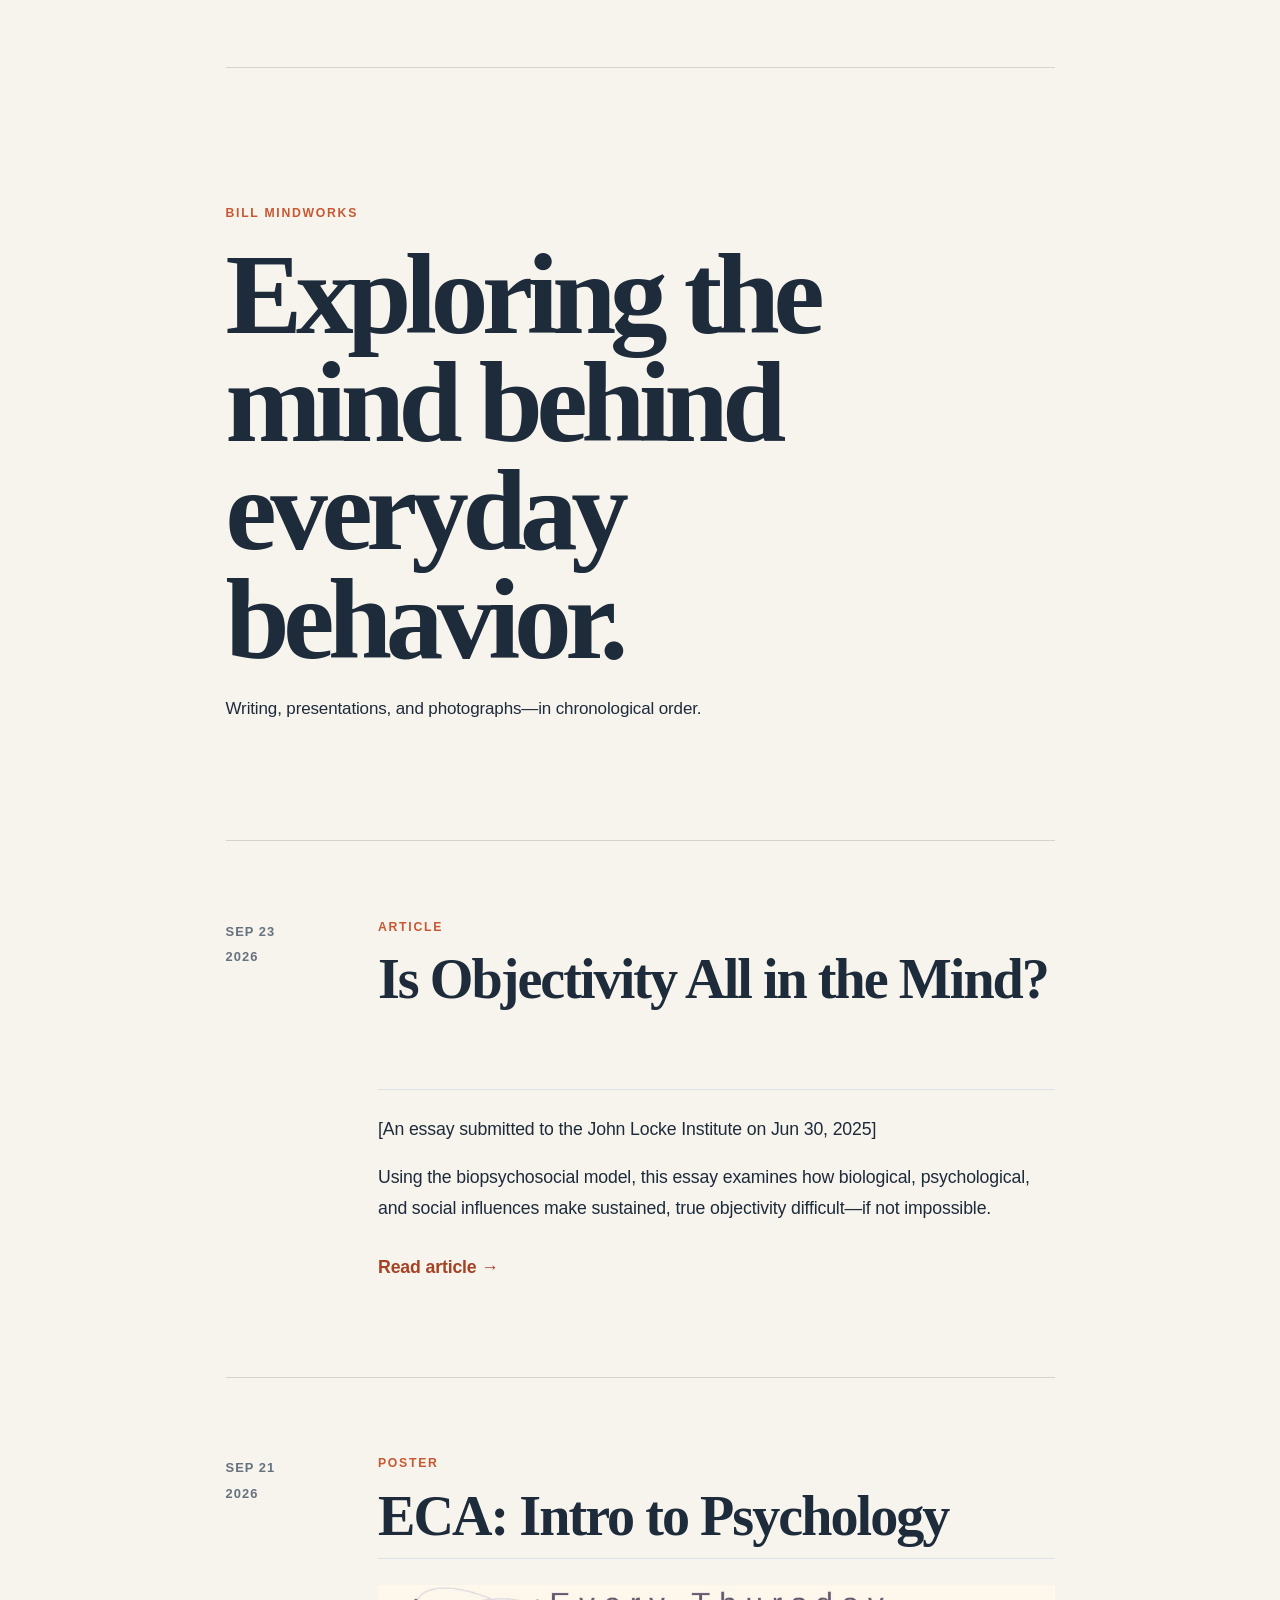
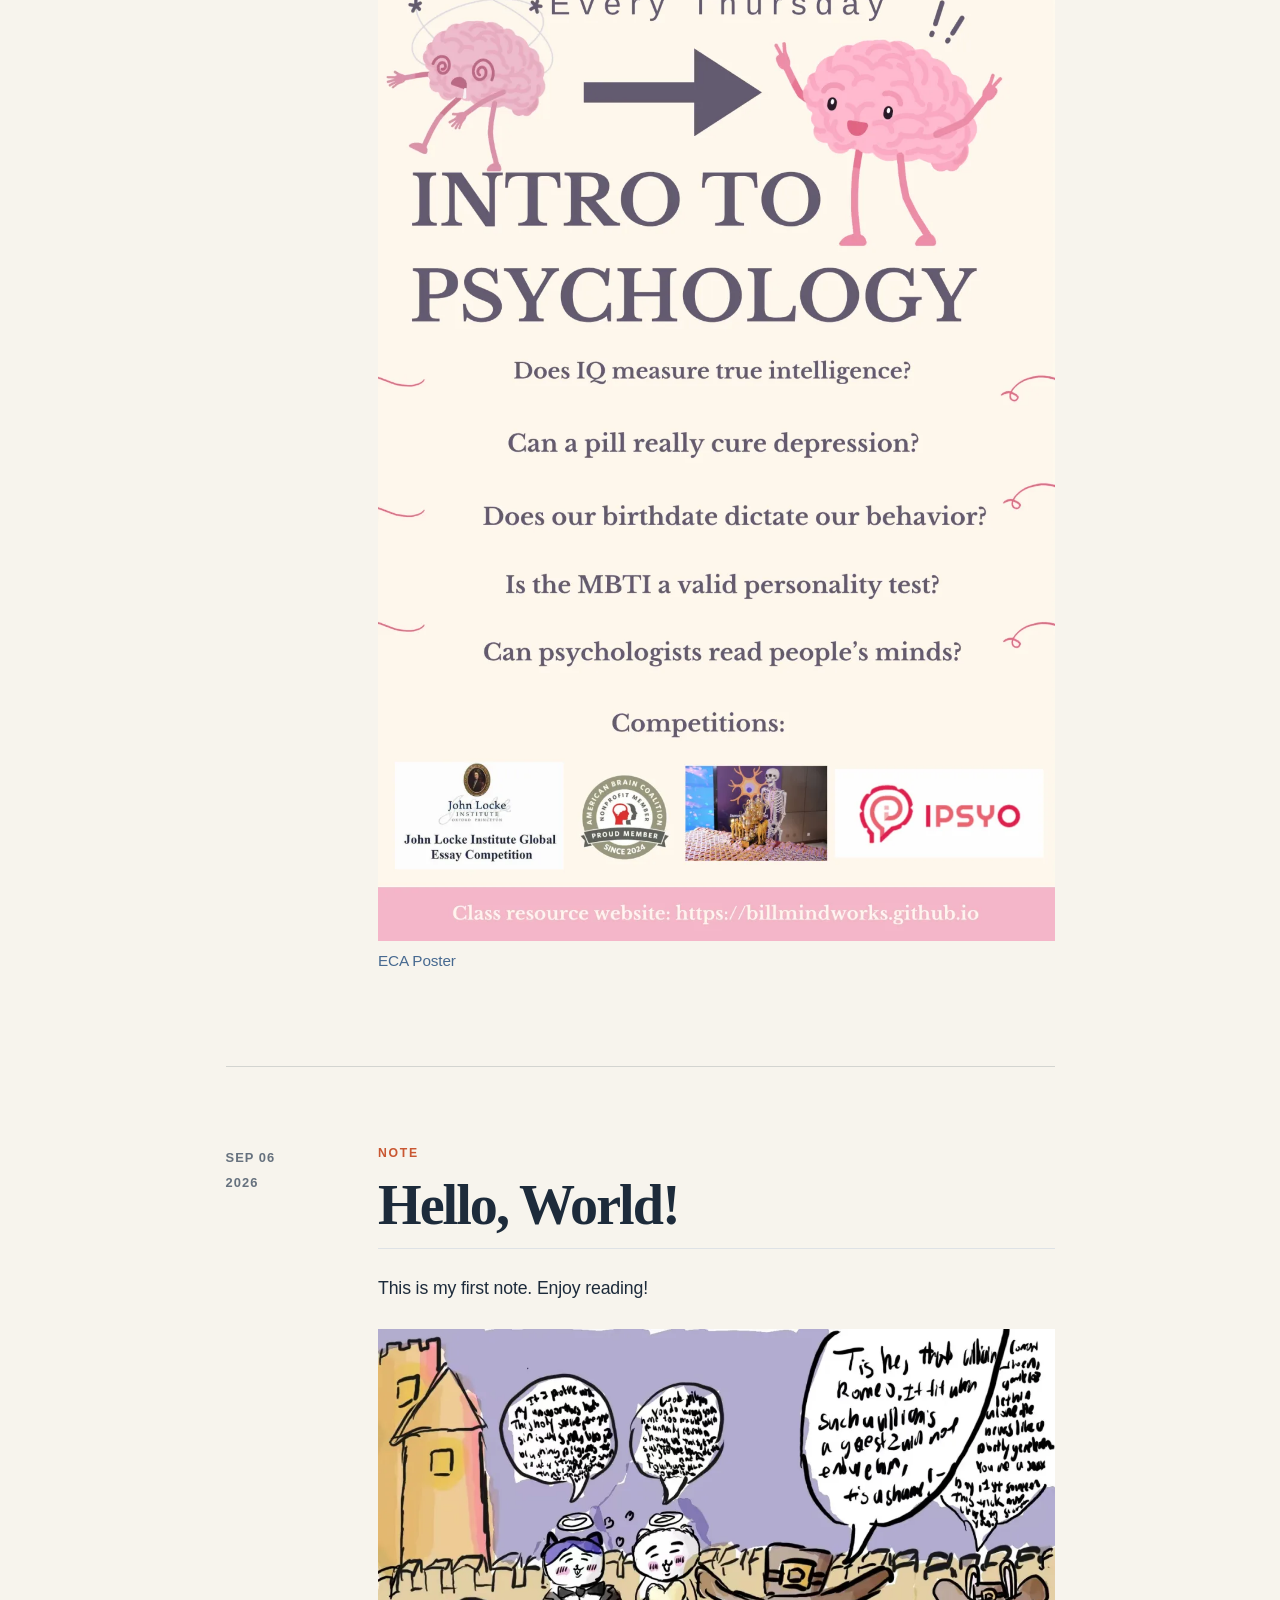
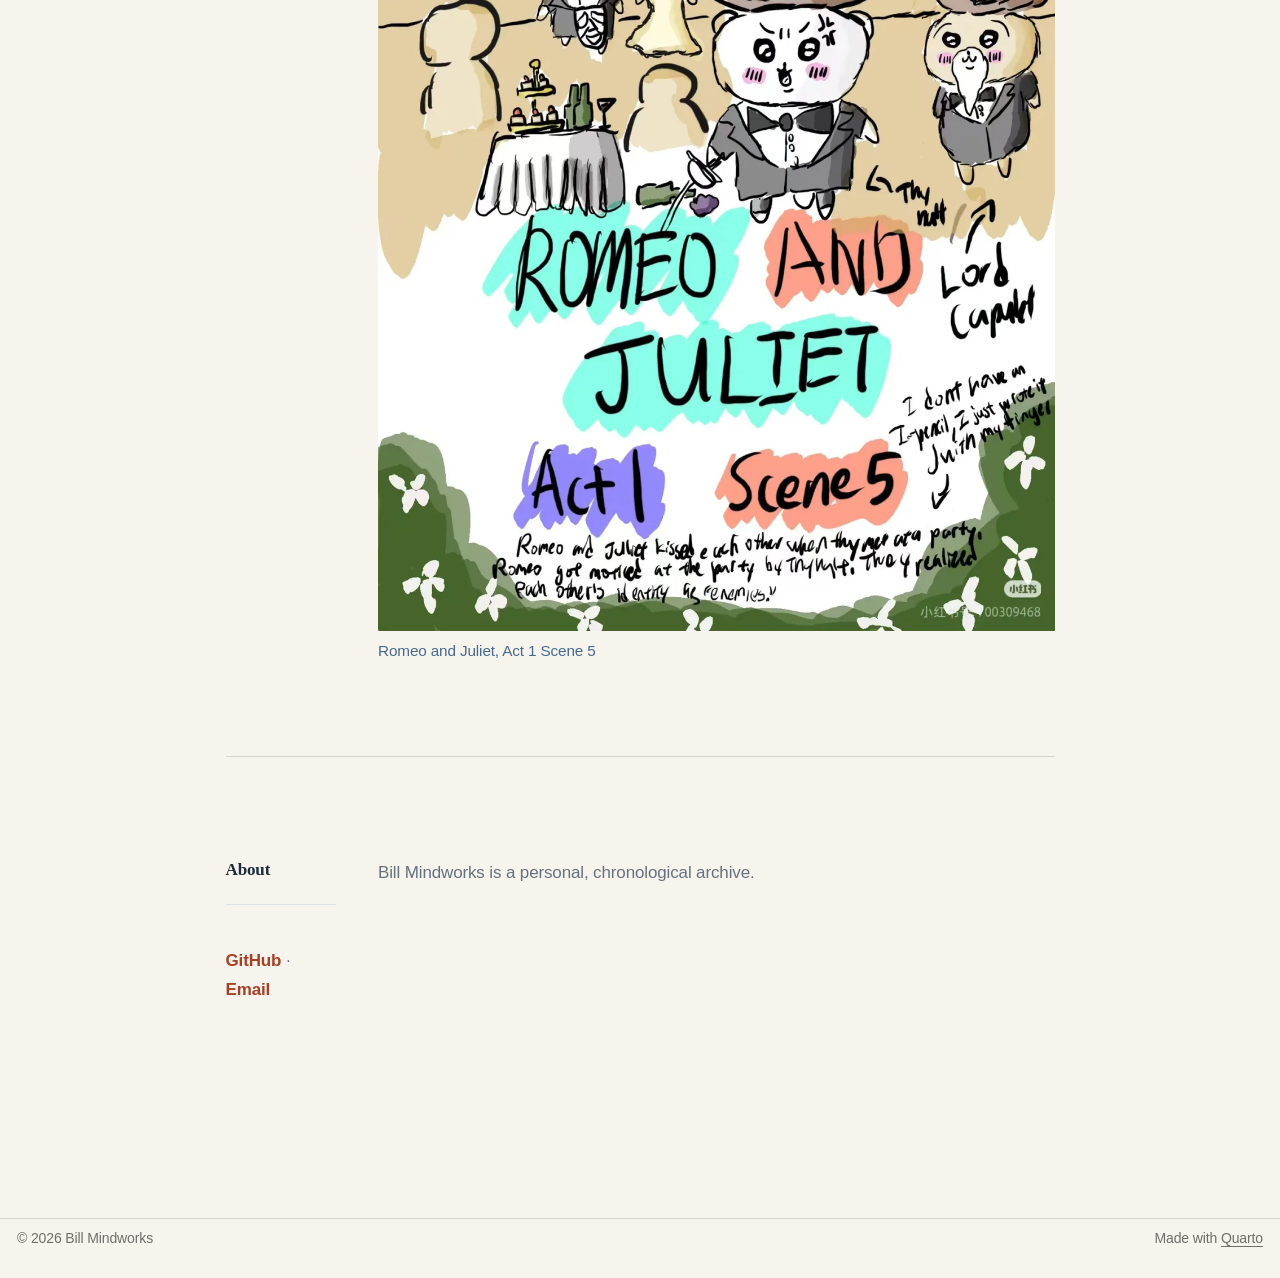
<file: index.html>
<!DOCTYPE html>
<html xmlns="http://www.w3.org/1999/xhtml" lang="en" xml:lang="en"><head>

<meta charset="utf-8">
<meta name="generator" content="quarto-1.10.18">

<meta name="viewport" content="width=device-width, initial-scale=1.0, user-scalable=yes">


<title>Bill Mindworks</title>
<style>
/* Default styles provided by pandoc.
** See https://pandoc.org/MANUAL.html#variables-for-html for config info.
*/
span.smallcaps{font-variant: small-caps;}
div.columns{display: flex; gap: 1.5em;}
div.column{flex: auto;}
@media screen {
div.columns{gap: min(4vw, 1.5em);}
div.column{overflow-x: auto;}
}
div.hanging-indent{margin-left: 1.5em; text-indent: -1.5em;}
ul.task-list{list-style: none;}
ul.task-list li input[type="checkbox"] {
  width: 0.8em;
  margin: 0 0.8em 0.2em -1em; /* quarto-specific, see https://github.com/quarto-dev/quarto-cli/issues/4556 */ 
  vertical-align: middle;
}
</style>


<script src="site_libs/quarto-nav/quarto-nav.js"></script>
<script src="site_libs/clipboard/clipboard.min.js"></script>
<script src="site_libs/quarto-search/autocomplete.umd.js"></script>
<script src="site_libs/quarto-search/fuse.min.js"></script>
<script src="site_libs/quarto-search/quarto-search.js"></script>
<meta name="quarto:offset" content="./">
<link href="./assets/favicon.svg" rel="icon" type="image/svg+xml">
<script src="site_libs/quarto-html/quarto.js" type="module"></script>
<script src="site_libs/quarto-html/tabsets/tabsets.js" type="module"></script>
<script src="site_libs/quarto-html/popper.min.js"></script>
<script src="site_libs/quarto-html/tippy.umd.min.js"></script>
<script src="site_libs/quarto-html/anchor.min.js"></script>
<link href="site_libs/quarto-html/tippy.css" rel="stylesheet">
<link href="site_libs/quarto-html/quarto-syntax-highlighting-64a204ab8560d761af7679ceaba22944.css" rel="stylesheet" id="quarto-text-highlighting-styles">
<script src="site_libs/bootstrap/bootstrap.min.js"></script>
<link href="site_libs/bootstrap/bootstrap-icons.css" rel="stylesheet">
<link href="site_libs/bootstrap/bootstrap-663fffef254154b0ab441e55b4b206c4.min.css" rel="stylesheet" append-hash="true" id="quarto-bootstrap" data-mode="light">
<script src="site_libs/quarto-contrib/glightbox/glightbox.min.js"></script>
<link href="site_libs/quarto-contrib/glightbox/glightbox.min.css" rel="stylesheet">
<link href="site_libs/quarto-contrib/glightbox/lightbox.css" rel="stylesheet">
<script id="quarto-search-options" type="application/json">{
  "location": "sidebar",
  "copy-button": false,
  "collapse-after": 3,
  "panel-placement": "start",
  "type": "textbox",
  "limit": 50,
  "keyboard-shortcut": [
    "f",
    "/",
    "s"
  ],
  "show-item-context": false,
  "language": {
    "search-no-results-text": "No results",
    "search-matching-documents-text": "matching documents",
    "search-copy-link-title": "Copy link to search",
    "search-hide-matches-text": "Hide additional matches",
    "search-more-match-text": "more match in this document",
    "search-more-matches-text": "more matches in this document",
    "search-clear-button-title": "Clear",
    "search-text-placeholder": "",
    "search-detached-cancel-button-title": "Cancel",
    "search-submit-button-title": "Submit",
    "search-label": "Search"
  }
}</script>
<style>html{ scroll-behavior: smooth; }</style>


<link rel="stylesheet" href="assets/styles.css">
<meta property="og:title" content="Bill Mindworks">
<meta property="og:description" content="A chronological record of writing, presentations, and photographs">
<meta property="og:image" content="https://billmindworks.github.io/photos/intro-to-psychology-preview.webp">
<meta property="og:site_name" content="Bill Mindworks">
<meta name="twitter:title" content="Bill Mindworks">
<meta name="twitter:description" content="A chronological record of writing, presentations, and photographs">
<meta name="twitter:image" content="https://billmindworks.github.io/photos/intro-to-psychology-preview.webp">
<meta name="twitter:card" content="summary_large_image">
</head>

<body class="quarto-light">

<div id="quarto-search-results"></div>
<!-- content -->
<div id="quarto-content" class="quarto-container page-columns page-rows-contents page-layout-full">
<!-- sidebar -->
<!-- margin-sidebar -->
    
<!-- main -->
<main class="content column-page" id="quarto-document-content"><header id="title-block-header" class="quarto-title-block"></header>




<div class="masthead">
<p class="site-name">
Bill Mindworks
</p>
<section id="exploring-the-mind-behind-everyday-behavior." class="level1">
<h1>Exploring the mind behind everyday behavior.</h1>
<p>Writing, presentations, and photographs—in chronological order.</p>
</section>
</div>
<div class="feed" aria-label="Chronological entries">
<div class="entry">
<div class="entry-date">
<p><time datetime="2026-09-23">Sep 23<br>2026</time></p>
</div>
<div class="entry-body">
<p class="entry-type">
Article
</p>
<section id="is-objectivity-all-in-the-mind" class="level2">
<h2 class="anchored" data-anchor-id="is-objectivity-all-in-the-mind">Is Objectivity All in the Mind?</h2>
<p>[An essay submitted to the John Locke Institute on Jun 30, 2025]</p>
<p>Using the biopsychosocial model, this essay examines how biological, psychological, and social influences make sustained, true objectivity difficult—if not impossible.</p>
<p><a href="./articles/is-objectivity-all-in-the-mind.html" class="article-link">Read article →</a></p>
</section>
</div>
</div>
<div class="entry">
<div class="entry-date">
<p><time datetime="2026-09-21">Sep 21<br>2026</time></p>
</div>
<div class="entry-body">
<p class="entry-type">
Poster
</p>
<section id="eca-intro-to-psychology" class="level2">
<h2 class="anchored" data-anchor-id="eca-intro-to-psychology">ECA: Intro to Psychology</h2>
<div class="quarto-figure quarto-figure-center">
<figure class="figure">
<p><img src="photos/intro-to-psychology-preview.webp" class="img-fluid figure-img" loading="lazy" decoding="async" width="1131"></p>
<figcaption>ECA Poster</figcaption>
</figure>
</div>
</section>
</div>
</div>
<div class="entry">
<div class="entry-date">
<p><time datetime="2026-09-06">Sep 06<br>2026</time></p>
</div>
<div class="entry-body">
<p class="entry-type">
Note
</p>
<section id="hello-world" class="level2">
<h2 class="anchored" data-anchor-id="hello-world">Hello, World!</h2>
<p>This is my first note. Enjoy reading!</p>
<div class="quarto-figure quarto-figure-center">
<figure class="figure">
<p><img src="photos/romeo-and-juliet-preview.webp" class="img-fluid figure-img" loading="lazy" decoding="async" width="1200"></p>
<figcaption>Romeo and Juliet, Act 1 Scene 5</figcaption>
</figure>
</div>
</section>
</div>
</div>
<!-- Add every new entry directly below the opening `.feed` line above.

NOTE
::: {.entry}
::: {.entry-date}
<time datetime="2026-09-05">05 Sep<br>2026</time>
:::
::: {.entry-body}
<p class="entry-type">Note</p>
## Hello, World!
This is my first note. Enjoy reading!
:::
:::

ARTICLE
::: {.entry}
::: {.entry-date}
<time datetime="2026-09-06">Sep 06<br>2026</time>
:::
::: {.entry-body}
<p class="entry-type">Article</p>
## Article title
A short introduction to the article. Keep the full text on its own page.

[Read article →](articles/article-slug.qmd){.article-link}
:::
:::

PRESENTATION
::: {.entry}
::: {.entry-date}
<time datetime="2026-09-06">Sep 06<br>2026</time>
:::
::: {.entry-body}
<p class="entry-type">Presentation</p>
## Presentation title
A short description.
[View PDF](presentations/example.pdf){.button}
[Download PowerPoint](presentations/example.pptx){.text-link download=""}
:::
:::

PHOTO
::: {.entry}
::: {.entry-date}
<time datetime="2026-09-06">Sep 06<br>2026</time>
:::
::: {.entry-body}
<p class="entry-type">Photograph</p>
## Photograph title
![A useful caption](photos/example.jpg){group="journal"}
:::
:::
-->
</div>
<section id="about" class="level2 colophon">
<h2 class="anchored" data-anchor-id="about">About</h2>
<p>Bill Mindworks is a personal, chronological archive.</p>
<p><a href="https://github.com/billmindworks">GitHub</a> · <a href="mailto:weihan.bill.zhang@gmail.com">Email</a></p>
</section>



<a onclick="window.scrollTo(0, 0); return false;" role="button" id="quarto-back-to-top"><i class="bi bi-arrow-up"></i> Back to top</a></main> <!-- /main -->
<script id="quarto-html-after-body" type="application/javascript">
  window.document.addEventListener("DOMContentLoaded", function (event) {
    const icon = "";
    const anchorJS = new window.AnchorJS();
    anchorJS.options = {
      placement: 'right',
      icon: icon
    };
    anchorJS.add('.anchored');
    const isCodeAnnotation = (el) => {
      for (const clz of el.classList) {
        if (clz.startsWith('code-annotation-')) {                     
          return true;
        }
      }
      return false;
    }
    const onCopySuccess = function(e) {
      // button target
      const button = e.trigger;
      // don't keep focus
      button.blur();
      // flash "checked"
      button.classList.add('code-copy-button-checked');
      var currentTitle = button.getAttribute("title");
      button.setAttribute("title", "Copied!");
      let tooltip;
      if (window.bootstrap) {
        button.setAttribute("data-bs-toggle", "tooltip");
        button.setAttribute("data-bs-placement", "left");
        button.setAttribute("data-bs-title", "Copied!");
        tooltip = new bootstrap.Tooltip(button, 
          { trigger: "manual", 
            customClass: "code-copy-button-tooltip",
            offset: [0, -8]});
        tooltip.show();    
      }
      setTimeout(function() {
        if (tooltip) {
          tooltip.hide();
          button.removeAttribute("data-bs-title");
          button.removeAttribute("data-bs-toggle");
          button.removeAttribute("data-bs-placement");
        }
        button.setAttribute("title", currentTitle);
        button.classList.remove('code-copy-button-checked');
      }, 1000);
      // clear code selection
      e.clearSelection();
    }
    const getTextToCopy = function(trigger) {
      const outerScaffold = trigger.parentElement.cloneNode(true);
      const codeEl = outerScaffold.querySelector('code');
      for (const childEl of codeEl.children) {
        if (isCodeAnnotation(childEl)) {
          childEl.remove();
        }
      }
      return codeEl.innerText;
    }
    const clipboard = new window.ClipboardJS('.code-copy-button:not([data-in-quarto-modal])', {
      text: getTextToCopy
    });
    clipboard.on('success', onCopySuccess);
    if (window.document.getElementById('quarto-embedded-source-code-modal')) {
      const clipboardModal = new window.ClipboardJS('.code-copy-button[data-in-quarto-modal]', {
        text: getTextToCopy,
        container: window.document.getElementById('quarto-embedded-source-code-modal')
      });
      clipboardModal.on('success', onCopySuccess);
    }
      var localhostRegex = new RegExp(/^(?:http|https):\/\/localhost\:?[0-9]*\//);
      var mailtoRegex = new RegExp(/^mailto:/);
        var filterRegex = new RegExp("https:\/\/billmindworks\.github\.io\/");
      var isInternal = (href) => {
          return filterRegex.test(href) || localhostRegex.test(href) || mailtoRegex.test(href);
      }
      // Inspect non-navigation links and adorn them if external
     var links = window.document.querySelectorAll('a[href]:not(.nav-link):not(.navbar-brand):not(.toc-action):not(.sidebar-link):not(.sidebar-item-toggle):not(.pagination-link):not(.no-external):not([aria-hidden]):not(.dropdown-item):not(.quarto-navigation-tool):not(.about-link)');
      for (var i=0; i<links.length; i++) {
        const link = links[i];
        if (!isInternal(link.href)) {
          // undo the damage that might have been done by quarto-nav.js in the case of
          // links that we want to consider external
          if (link.dataset.originalHref !== undefined) {
            link.href = link.dataset.originalHref;
          }
            // target, if specified
            link.setAttribute("target", "_blank");
            if (link.getAttribute("rel") === null) {
              link.setAttribute("rel", "noopener");
            }
        }
      }
    function tippyHover(el, contentFn, onTriggerFn, onUntriggerFn) {
      const config = {
        allowHTML: true,
        maxWidth: 500,
        delay: 100,
        arrow: false,
        appendTo: function(el) {
            return el.parentElement;
        },
        interactive: true,
        interactiveBorder: 10,
        theme: 'quarto',
        placement: 'bottom-start',
      };
      if (contentFn) {
        config.content = contentFn;
      }
      if (onTriggerFn) {
        config.onTrigger = onTriggerFn;
      }
      if (onUntriggerFn) {
        config.onUntrigger = onUntriggerFn;
      }
      window.tippy(el, config); 
    }
    const noterefs = window.document.querySelectorAll('a[role="doc-noteref"]');
    for (var i=0; i<noterefs.length; i++) {
      const ref = noterefs[i];
      tippyHover(ref, function() {
        // use id or data attribute instead here
        let href = ref.getAttribute('data-footnote-href') || ref.getAttribute('href');
        try { href = new URL(href).hash; } catch {}
        const id = href.replace(/^#\/?/, "");
        const note = window.document.getElementById(id);
        if (note) {
          return note.innerHTML;
        } else {
          return "";
        }
      });
    }
    const xrefs = window.document.querySelectorAll('a.quarto-xref');
    const processXRef = (id, note) => {
      // Strip column container classes
      const stripColumnClz = (el) => {
        el.classList.remove("page-full", "page-columns");
        if (el.children) {
          for (const child of el.children) {
            stripColumnClz(child);
          }
        }
      }
      stripColumnClz(note)
      if (id === null || id.startsWith('sec-')) {
        // Special case sections, only their first couple elements
        const container = document.createElement("div");
        if (note.children && note.children.length > 2) {
          container.appendChild(note.children[0].cloneNode(true));
          for (let i = 1; i < note.children.length; i++) {
            const child = note.children[i];
            if (child.tagName === "P" && child.innerText === "") {
              continue;
            } else {
              container.appendChild(child.cloneNode(true));
              break;
            }
          }
          if (window.Quarto?.typesetMath) {
            window.Quarto.typesetMath(container);
          }
          return container.innerHTML
        } else {
          if (window.Quarto?.typesetMath) {
            window.Quarto.typesetMath(note);
          }
          return note.innerHTML;
        }
      } else {
        // Remove any anchor links if they are present
        const anchorLink = note.querySelector('a.anchorjs-link');
        if (anchorLink) {
          anchorLink.remove();
        }
        if (window.Quarto?.typesetMath) {
          window.Quarto.typesetMath(note);
        }
        if (note.classList.contains("callout")) {
          return note.outerHTML;
        } else {
          return note.innerHTML;
        }
      }
    }
    for (var i=0; i<xrefs.length; i++) {
      const xref = xrefs[i];
      tippyHover(xref, undefined, function(instance) {
        instance.disable();
        let url = xref.getAttribute('href');
        let hash = undefined; 
        if (url.startsWith('#')) {
          hash = url;
        } else {
          try { hash = new URL(url).hash; } catch {}
        }
        if (hash) {
          const id = hash.replace(/^#\/?/, "");
          const note = window.document.getElementById(id);
          if (note !== null) {
            try {
              const html = processXRef(id, note.cloneNode(true));
              instance.setContent(html);
            } finally {
              instance.enable();
              instance.show();
            }
          } else {
            // See if we can fetch this
            fetch(url.split('#')[0])
            .then(res => res.text())
            .then(html => {
              const parser = new DOMParser();
              const htmlDoc = parser.parseFromString(html, "text/html");
              const note = htmlDoc.getElementById(id);
              if (note !== null) {
                const html = processXRef(id, note);
                instance.setContent(html);
              } 
            }).finally(() => {
              instance.enable();
              instance.show();
            });
          }
        } else {
          // See if we can fetch a full url (with no hash to target)
          // This is a special case and we should probably do some content thinning / targeting
          fetch(url)
          .then(res => res.text())
          .then(html => {
            const parser = new DOMParser();
            const htmlDoc = parser.parseFromString(html, "text/html");
            const note = htmlDoc.querySelector('main.content');
            if (note !== null) {
              // This should only happen for chapter cross references
              // (since there is no id in the URL)
              // remove the first header
              if (note.children.length > 0 && note.children[0].tagName === "HEADER") {
                note.children[0].remove();
              }
              const html = processXRef(null, note);
              instance.setContent(html);
            } 
          }).finally(() => {
            instance.enable();
            instance.show();
          });
        }
      }, function(instance) {
      });
    }
        let selectedAnnoteEl;
        const selectorForAnnotation = ( cell, annotation) => {
          let cellAttr = 'data-code-cell="' + cell + '"';
          let lineAttr = 'data-code-annotation="' +  annotation + '"';
          const selector = 'span[' + cellAttr + '][' + lineAttr + ']';
          return selector;
        }
        const selectCodeLines = (annoteEl) => {
          const doc = window.document;
          const targetCell = annoteEl.getAttribute("data-target-cell");
          const targetAnnotation = annoteEl.getAttribute("data-target-annotation");
          const annoteSpan = window.document.querySelector(selectorForAnnotation(targetCell, targetAnnotation));
          const lines = annoteSpan.getAttribute("data-code-lines").split(",");
          const lineIds = lines.map((line) => {
            return targetCell + "-" + line;
          })
          let top = null;
          let height = null;
          let parent = null;
          if (lineIds.length > 0) {
              //compute the position of the single el (top and bottom and make a div)
              const el = window.document.getElementById(lineIds[0]);
              top = el.offsetTop;
              height = el.offsetHeight;
              parent = el.parentElement.parentElement;
            if (lineIds.length > 1) {
              const lastEl = window.document.getElementById(lineIds[lineIds.length - 1]);
              const bottom = lastEl.offsetTop + lastEl.offsetHeight;
              height = bottom - top;
            }
            if (top !== null && height !== null && parent !== null) {
              // cook up a div (if necessary) and position it 
              let div = window.document.getElementById("code-annotation-line-highlight");
              if (div === null) {
                div = window.document.createElement("div");
                div.setAttribute("id", "code-annotation-line-highlight");
                div.style.position = 'absolute';
                parent.appendChild(div);
              }
              div.style.top = top - 2 + "px";
              div.style.height = height + 4 + "px";
              div.style.left = 0;
              let gutterDiv = window.document.getElementById("code-annotation-line-highlight-gutter");
              if (gutterDiv === null) {
                gutterDiv = window.document.createElement("div");
                gutterDiv.setAttribute("id", "code-annotation-line-highlight-gutter");
                gutterDiv.style.position = 'absolute';
                const codeCell = window.document.getElementById(targetCell);
                const gutter = codeCell.querySelector('.code-annotation-gutter');
                gutter.appendChild(gutterDiv);
              }
              gutterDiv.style.top = top - 2 + "px";
              gutterDiv.style.height = height + 4 + "px";
            }
            selectedAnnoteEl = annoteEl;
          }
        };
        const unselectCodeLines = () => {
          const elementsIds = ["code-annotation-line-highlight", "code-annotation-line-highlight-gutter"];
          elementsIds.forEach((elId) => {
            const div = window.document.getElementById(elId);
            if (div) {
              div.remove();
            }
          });
          selectedAnnoteEl = undefined;
        };
          // Handle positioning of the toggle
      window.addEventListener(
        "resize",
        throttle(() => {
          elRect = undefined;
          if (selectedAnnoteEl) {
            selectCodeLines(selectedAnnoteEl);
          }
        }, 10)
      );
      function throttle(fn, ms) {
      let throttle = false;
      let timer;
        return (...args) => {
          if(!throttle) { // first call gets through
              fn.apply(this, args);
              throttle = true;
          } else { // all the others get throttled
              if(timer) clearTimeout(timer); // cancel #2
              timer = setTimeout(() => {
                fn.apply(this, args);
                timer = throttle = false;
              }, ms);
          }
        };
      }
        // Attach click handler to the DT
        const annoteDls = window.document.querySelectorAll('dt[data-target-cell]');
        for (const annoteDlNode of annoteDls) {
          annoteDlNode.addEventListener('click', (event) => {
            const clickedEl = event.target;
            if (clickedEl !== selectedAnnoteEl) {
              unselectCodeLines();
              const activeEl = window.document.querySelector('dt[data-target-cell].code-annotation-active');
              if (activeEl) {
                activeEl.classList.remove('code-annotation-active');
              }
              selectCodeLines(clickedEl);
              clickedEl.classList.add('code-annotation-active');
            } else {
              // Unselect the line
              unselectCodeLines();
              clickedEl.classList.remove('code-annotation-active');
            }
          });
        }
    const findCites = (el) => {
      const parentEl = el.parentElement;
      if (parentEl) {
        const cites = parentEl.dataset.cites;
        if (cites) {
          return {
            el,
            cites: cites.split(' ')
          };
        } else {
          return findCites(el.parentElement)
        }
      } else {
        return undefined;
      }
    };
    var bibliorefs = window.document.querySelectorAll('a[role="doc-biblioref"]');
    for (var i=0; i<bibliorefs.length; i++) {
      const ref = bibliorefs[i];
      const citeInfo = findCites(ref);
      if (citeInfo) {
        tippyHover(citeInfo.el, function() {
          var popup = window.document.createElement('div');
          citeInfo.cites.forEach(function(cite) {
            var citeDiv = window.document.createElement('div');
            citeDiv.classList.add('hanging-indent');
            citeDiv.classList.add('csl-entry');
            var biblioDiv = window.document.getElementById('ref-' + cite);
            if (biblioDiv) {
              citeDiv.innerHTML = biblioDiv.innerHTML;
            }
            popup.appendChild(citeDiv);
          });
          return popup.innerHTML;
        });
      }
    }
  });
  </script>
</div> <!-- /content -->
<footer class="footer">
  <div class="nav-footer">
    <div class="nav-footer-left">
<p>© 2026 Bill Mindworks</p>
</div>   
    <div class="nav-footer-center">
      &nbsp;
    </div>
    <div class="nav-footer-right">
<p>Made with <a href="https://quarto.org/">Quarto</a></p>
</div>
  </div>
</footer>
<script>var lightboxQuarto = GLightbox({"closeEffect":"zoom","descPosition":"bottom","loop":false,"openEffect":"zoom","selector":".lightbox"});
(function() {
  let previousOnload = window.onload;
  window.onload = () => {
    if (previousOnload) {
      previousOnload();
    }
    lightboxQuarto.on('slide_before_load', (data) => {
      const { slideIndex, slideNode, slideConfig, player, trigger } = data;
      const href = trigger.getAttribute('href');
      if (href !== null) {
        const imgEl = window.document.querySelector(`a[href="${href}"] img`);
        if (imgEl !== null) {
          const srcAttr = imgEl.getAttribute("src");
          if (srcAttr && srcAttr.startsWith("data:")) {
            slideConfig.href = srcAttr;
          }
        }
      } 
    });
  
    lightboxQuarto.on('slide_after_load', (data) => {
      const { slideIndex, slideNode, slideConfig, player, trigger } = data;
      if (window.Quarto?.typesetMath) {
        window.Quarto.typesetMath(slideNode);
      }
    });
  
  };
  
})();
          </script>




<script src="site_libs/quarto-html/zenscroll-min.js"></script>
</body></html>
</file>
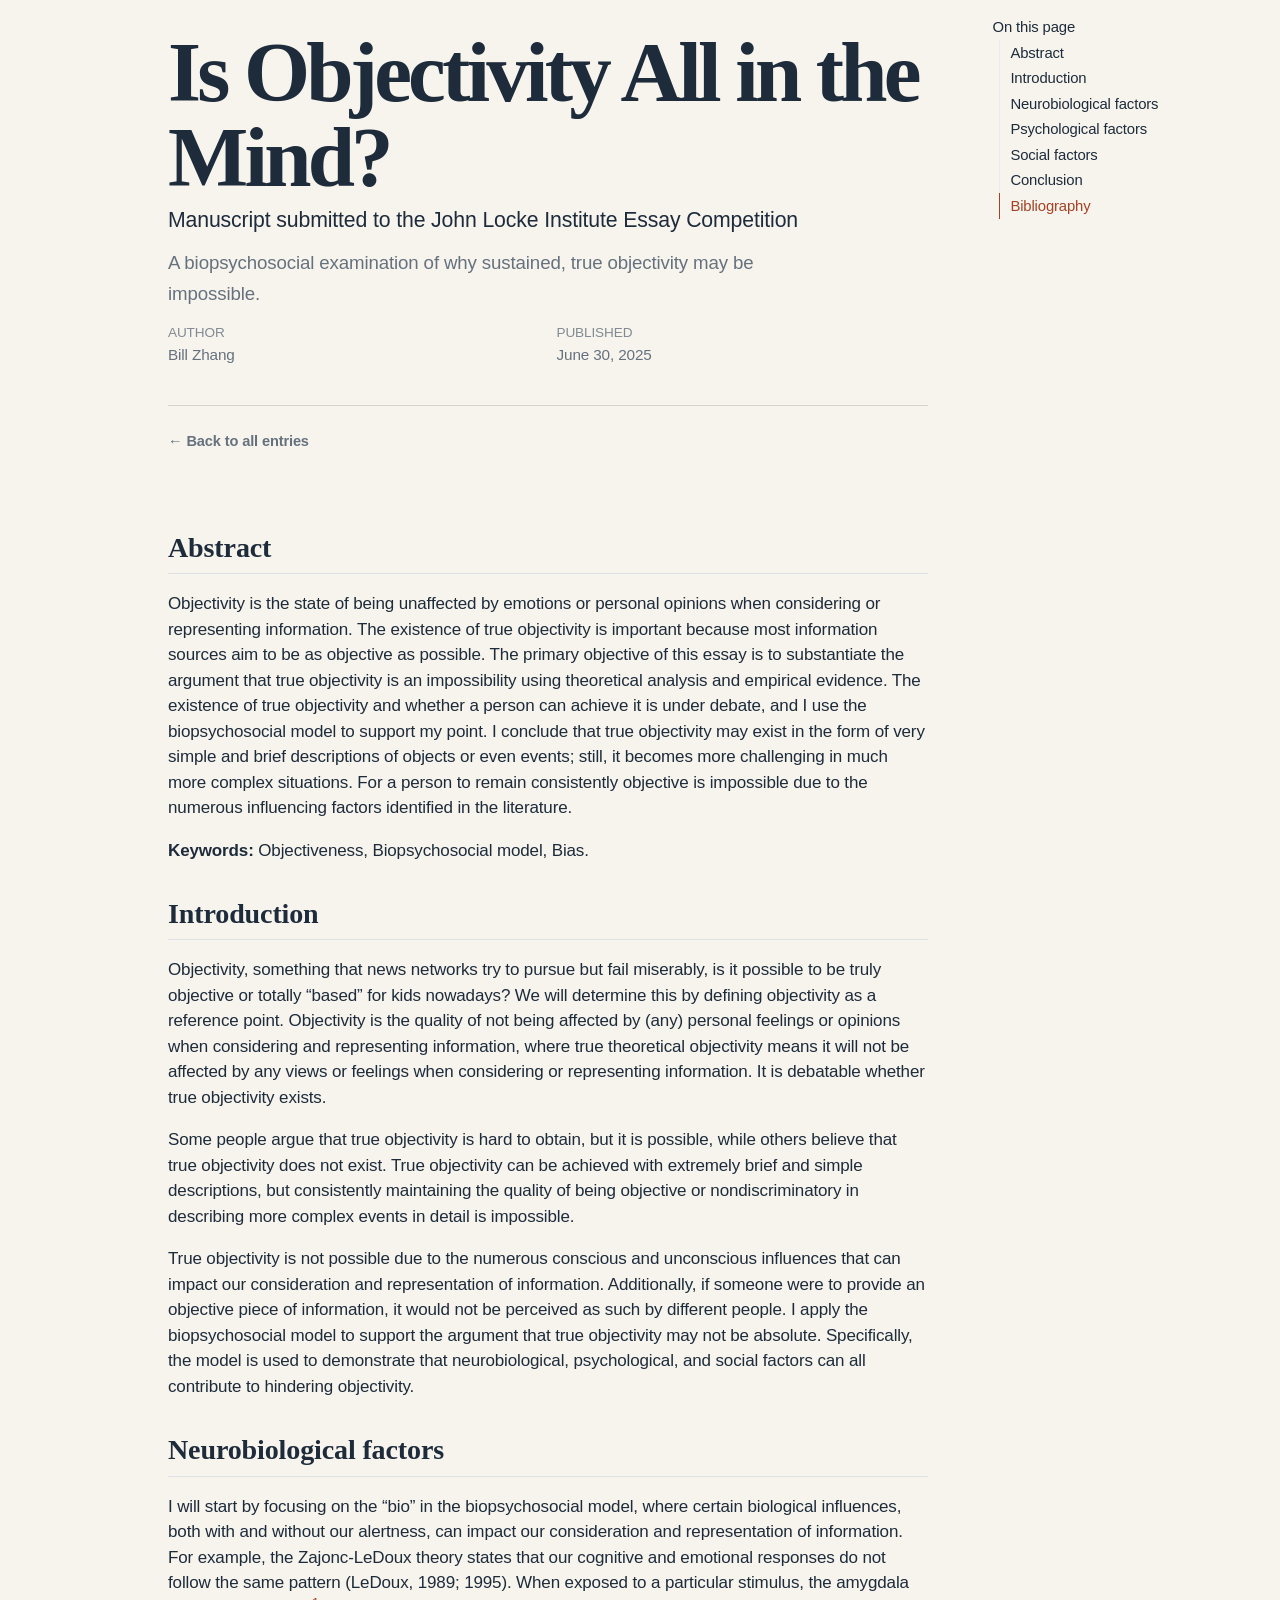
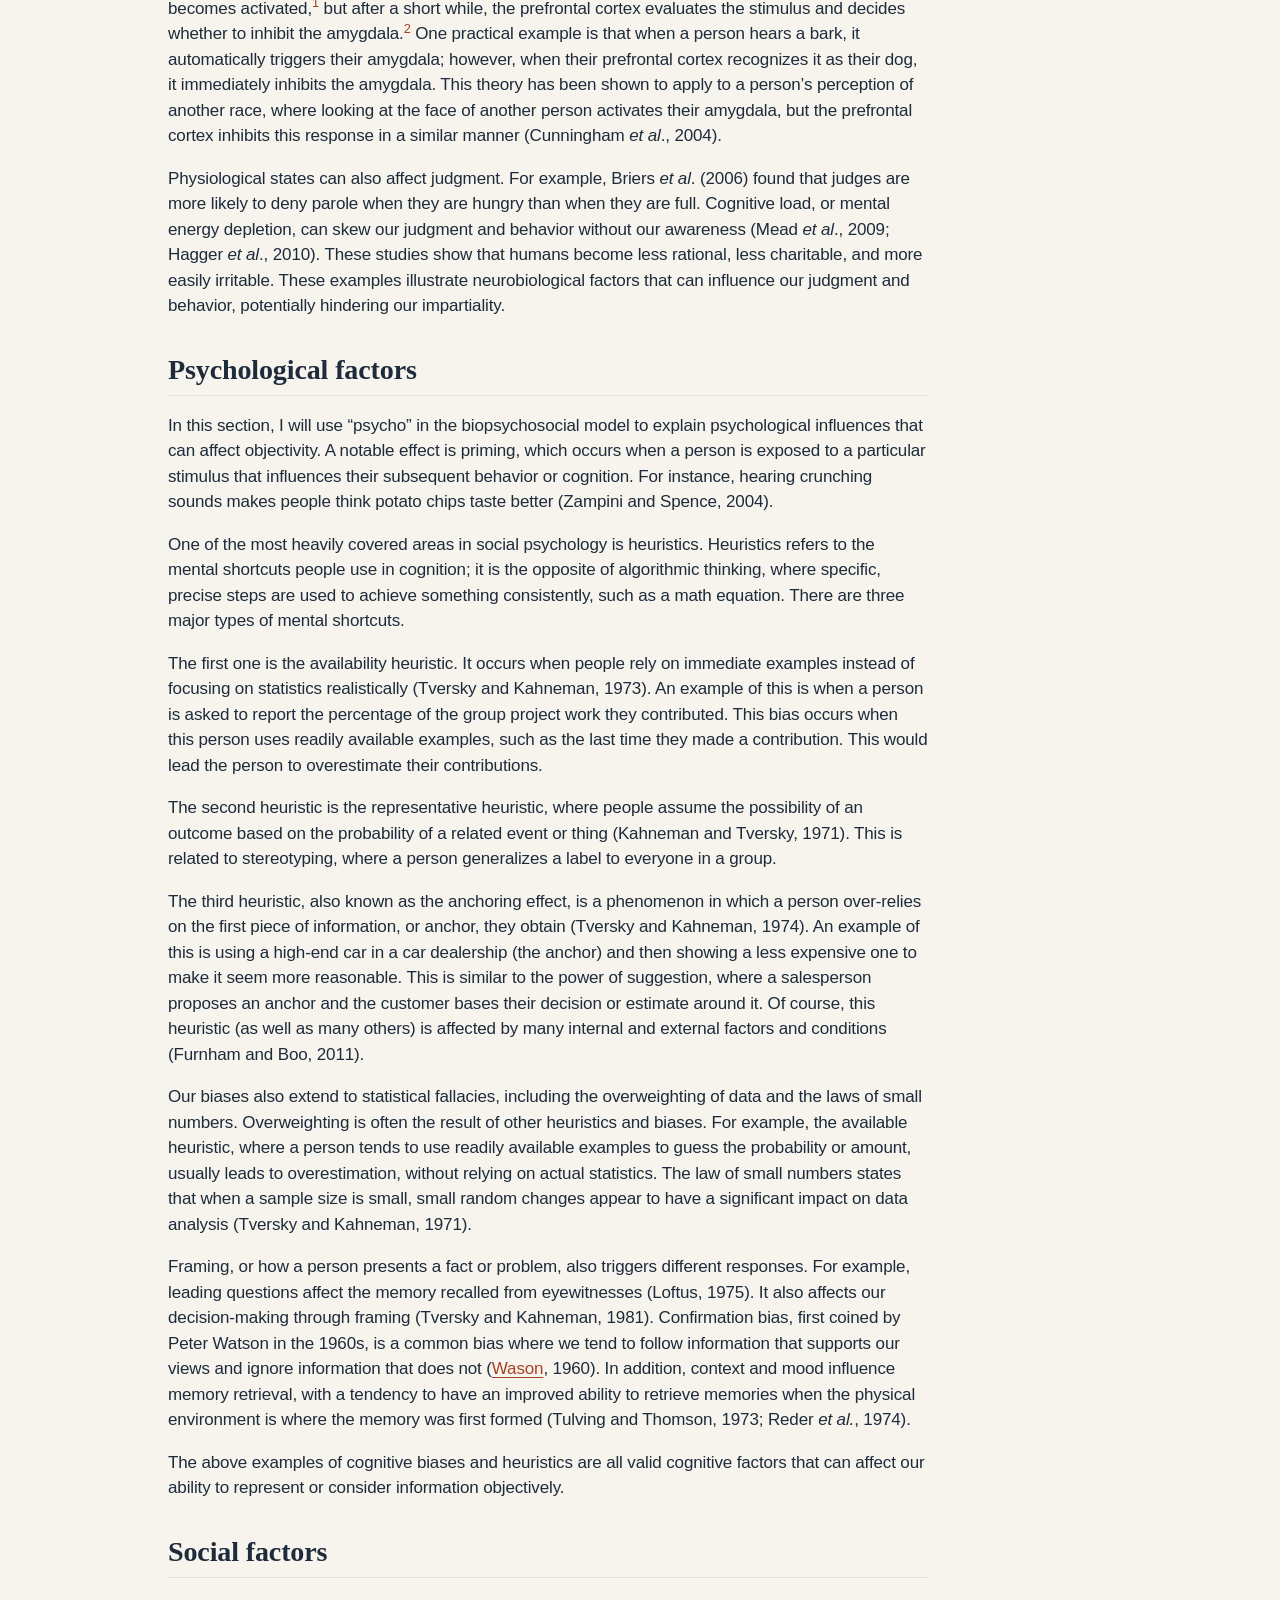
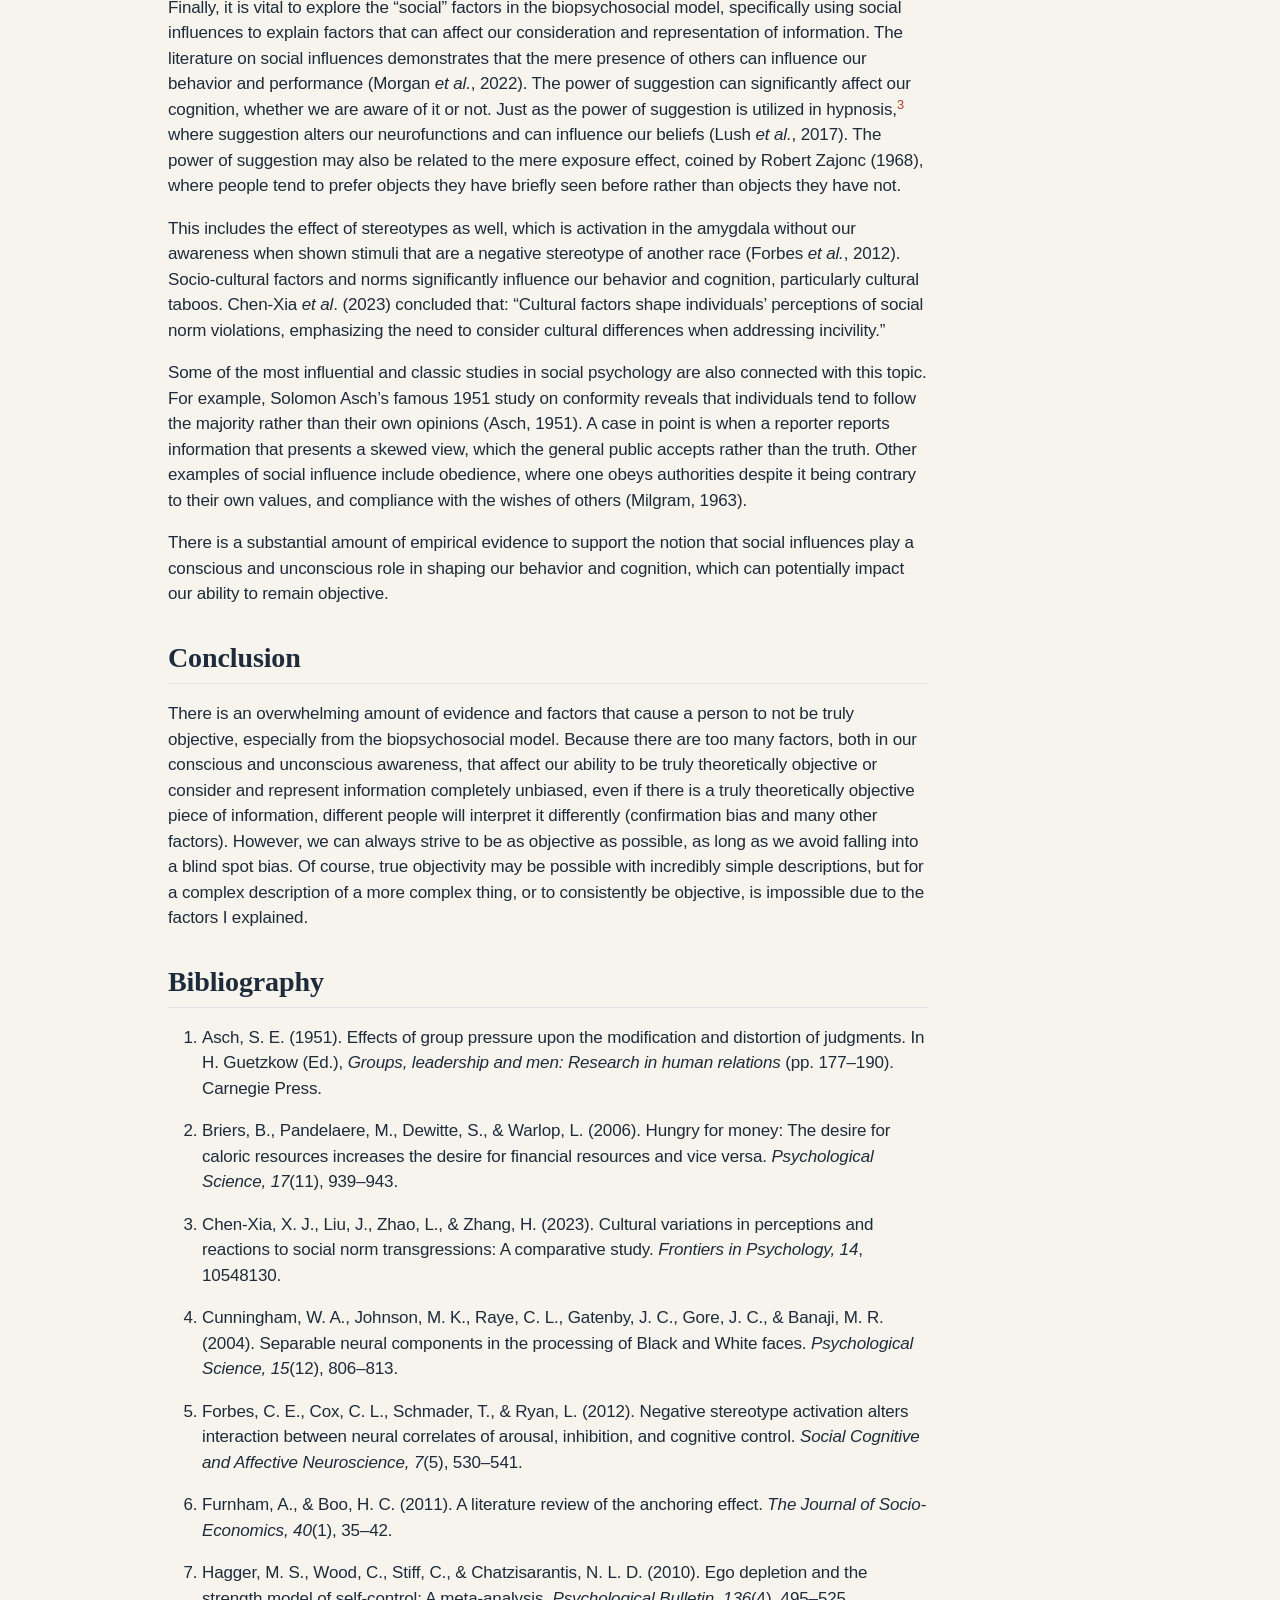
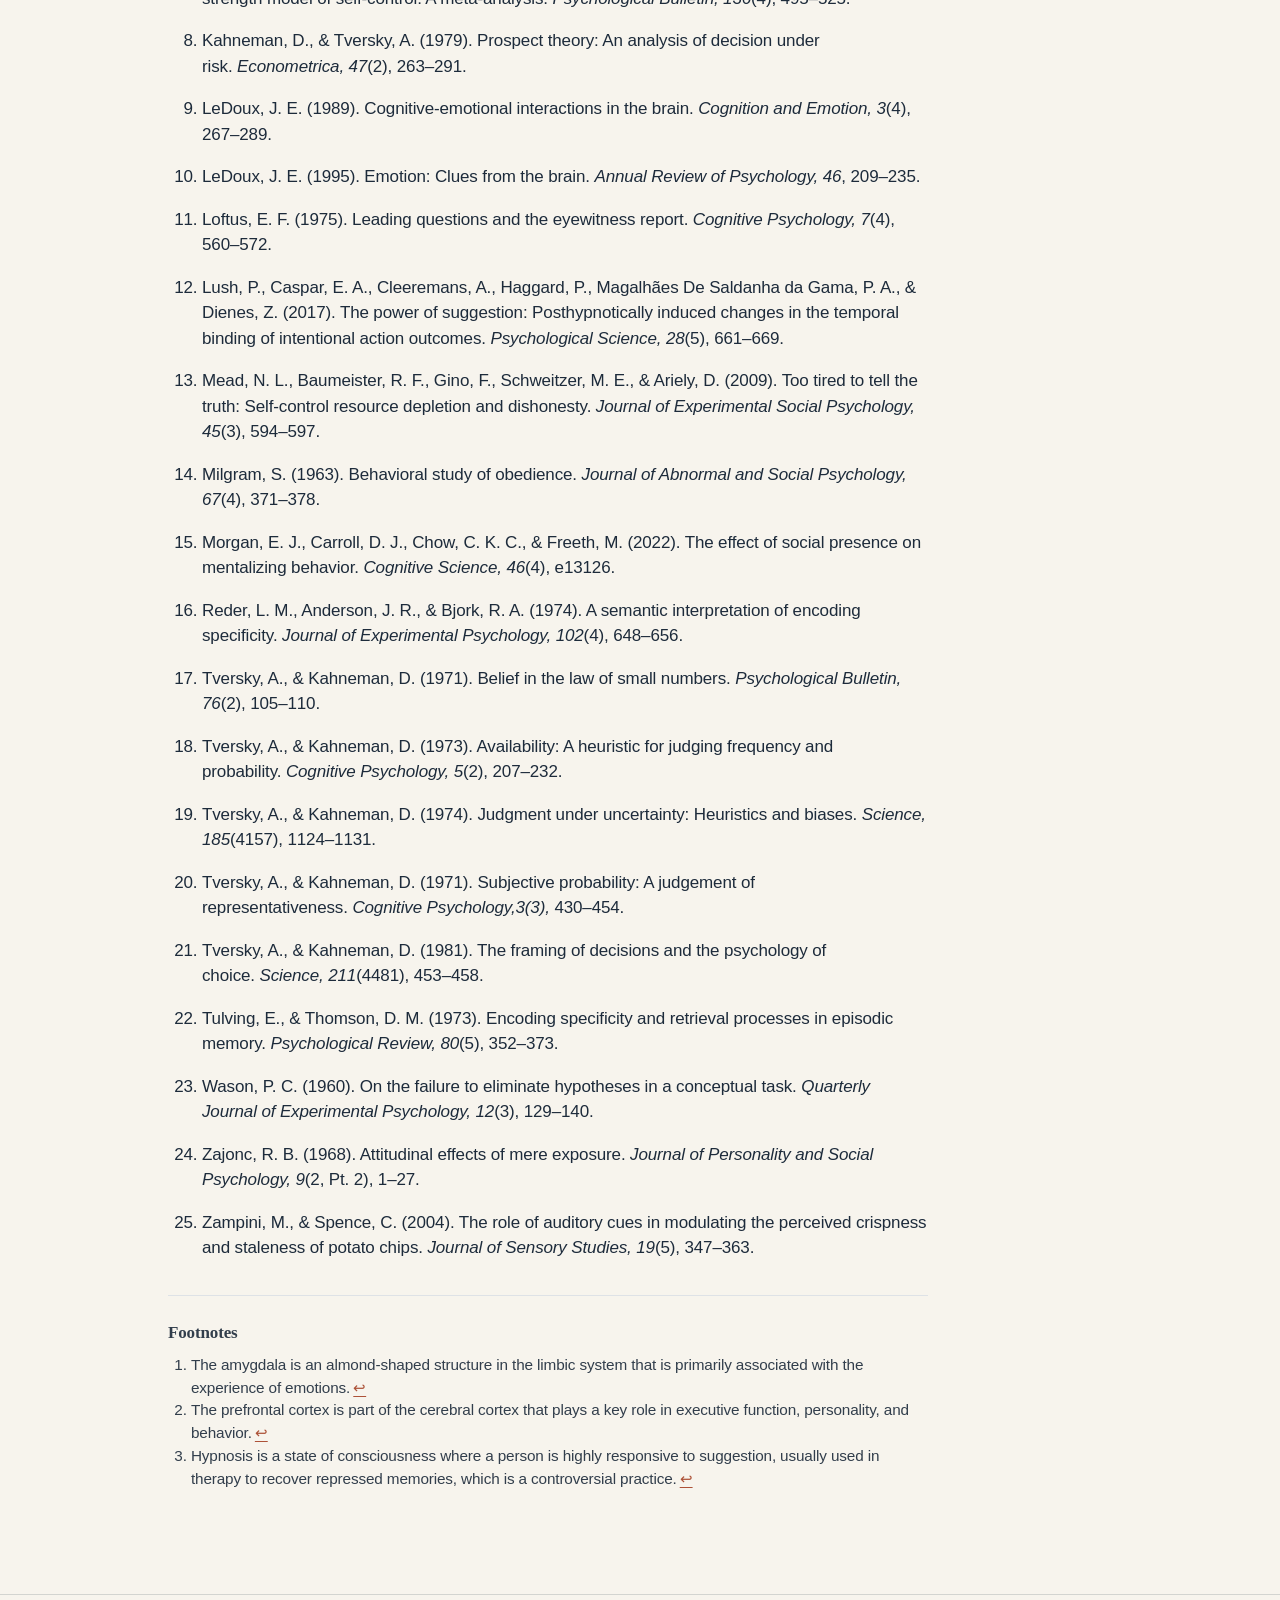
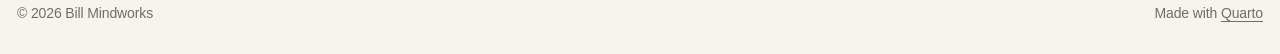
<file: articles/is-objectivity-all-in-the-mind.html>
<!DOCTYPE html>
<html xmlns="http://www.w3.org/1999/xhtml" lang="en" xml:lang="en"><head>

<meta charset="utf-8">
<meta name="generator" content="quarto-1.10.18">

<meta name="viewport" content="width=device-width, initial-scale=1.0, user-scalable=yes">

<meta name="author" content="Bill Zhang">
<meta name="dcterms.date" content="2025-06-30">
<meta name="description" content="A biopsychosocial examination of why sustained, true objectivity may be impossible.">

<title>Is Objectivity All in the Mind? – Bill Mindworks</title>
<style>
/* Default styles provided by pandoc.
** See https://pandoc.org/MANUAL.html#variables-for-html for config info.
*/
span.smallcaps{font-variant: small-caps;}
div.columns{display: flex; gap: 1.5em;}
div.column{flex: auto;}
@media screen {
div.columns{gap: min(4vw, 1.5em);}
div.column{overflow-x: auto;}
}
div.hanging-indent{margin-left: 1.5em; text-indent: -1.5em;}
ul.task-list{list-style: none;}
ul.task-list li input[type="checkbox"] {
  width: 0.8em;
  margin: 0 0.8em 0.2em -1em; /* quarto-specific, see https://github.com/quarto-dev/quarto-cli/issues/4556 */ 
  vertical-align: middle;
}
</style>


<script src="../site_libs/quarto-nav/quarto-nav.js"></script>
<script src="../site_libs/clipboard/clipboard.min.js"></script>
<script src="../site_libs/quarto-search/autocomplete.umd.js"></script>
<script src="../site_libs/quarto-search/fuse.min.js"></script>
<script src="../site_libs/quarto-search/quarto-search.js"></script>
<meta name="quarto:offset" content="../">
<link href="../assets/favicon.svg" rel="icon" type="image/svg+xml">
<script src="../site_libs/quarto-html/quarto.js" type="module"></script>
<script src="../site_libs/quarto-html/tabsets/tabsets.js" type="module"></script>
<script src="../site_libs/quarto-html/popper.min.js"></script>
<script src="../site_libs/quarto-html/tippy.umd.min.js"></script>
<script src="../site_libs/quarto-html/anchor.min.js"></script>
<link href="../site_libs/quarto-html/tippy.css" rel="stylesheet">
<link href="../site_libs/quarto-html/quarto-syntax-highlighting-64a204ab8560d761af7679ceaba22944.css" rel="stylesheet" id="quarto-text-highlighting-styles">
<script src="../site_libs/bootstrap/bootstrap.min.js"></script>
<link href="../site_libs/bootstrap/bootstrap-icons.css" rel="stylesheet">
<link href="../site_libs/bootstrap/bootstrap-663fffef254154b0ab441e55b4b206c4.min.css" rel="stylesheet" append-hash="true" id="quarto-bootstrap" data-mode="light">
<script id="quarto-search-options" type="application/json">{
  "location": "sidebar",
  "copy-button": false,
  "collapse-after": 3,
  "panel-placement": "start",
  "type": "textbox",
  "limit": 50,
  "keyboard-shortcut": [
    "f",
    "/",
    "s"
  ],
  "show-item-context": false,
  "language": {
    "search-no-results-text": "No results",
    "search-matching-documents-text": "matching documents",
    "search-copy-link-title": "Copy link to search",
    "search-hide-matches-text": "Hide additional matches",
    "search-more-match-text": "more match in this document",
    "search-more-matches-text": "more matches in this document",
    "search-clear-button-title": "Clear",
    "search-text-placeholder": "",
    "search-detached-cancel-button-title": "Cancel",
    "search-submit-button-title": "Submit",
    "search-label": "Search"
  }
}</script>
<style>html{ scroll-behavior: smooth; }</style>


<link rel="stylesheet" href="../assets/styles.css">
<meta property="og:title" content="Is Objectivity All in the Mind? – Bill Mindworks">
<meta property="og:description" content="A biopsychosocial examination of why sustained, true objectivity may be impossible.">
<meta property="og:site_name" content="Bill Mindworks">
<meta name="twitter:title" content="Is Objectivity All in the Mind? – Bill Mindworks">
<meta name="twitter:description" content="A biopsychosocial examination of why sustained, true objectivity may be impossible.">
<meta name="twitter:card" content="summary">
</head>

<body class="quarto-light">

<div id="quarto-search-results"></div>
<!-- content -->
<div id="quarto-content" class="quarto-container page-columns page-rows-contents page-layout-article">
<!-- sidebar -->
<!-- margin-sidebar -->
    <div id="quarto-margin-sidebar" class="sidebar margin-sidebar">
        <nav id="TOC" role="doc-toc" class="toc-active">
    <h2 id="toc-title">On this page</h2>
   
  <ul>
  <li><a href="#abstract" id="toc-abstract" class="nav-link active" data-scroll-target="#abstract">Abstract</a></li>
  <li><a href="#introduction" id="toc-introduction" class="nav-link" data-scroll-target="#introduction">Introduction</a></li>
  <li><a href="#neurobiological-factors" id="toc-neurobiological-factors" class="nav-link" data-scroll-target="#neurobiological-factors">Neurobiological factors</a></li>
  <li><a href="#psychological-factors" id="toc-psychological-factors" class="nav-link" data-scroll-target="#psychological-factors">Psychological factors</a></li>
  <li><a href="#social-factors" id="toc-social-factors" class="nav-link" data-scroll-target="#social-factors">Social factors</a></li>
  <li><a href="#conclusion" id="toc-conclusion" class="nav-link" data-scroll-target="#conclusion">Conclusion</a></li>
  <li><a href="#bibliography" id="toc-bibliography" class="nav-link" data-scroll-target="#bibliography">Bibliography</a></li>
  </ul>
</nav>
    </div>
<!-- main -->
<main class="content" id="quarto-document-content">

<header id="title-block-header" class="quarto-title-block default">
<div class="quarto-title">
<h1 class="title">Is Objectivity All in the Mind?</h1>
<p class="subtitle lead">Manuscript submitted to the John Locke Institute Essay Competition</p>
</div>

<div>
  <div class="description">
    A biopsychosocial examination of why sustained, true objectivity may be impossible.
  </div>
</div>


<div class="quarto-title-meta">

    <div>
    <div class="quarto-title-meta-heading">Author</div>
    <div class="quarto-title-meta-contents">
             <p>Bill Zhang </p>
          </div>
  </div>
    
    <div>
    <div class="quarto-title-meta-heading">Published</div>
    <div class="quarto-title-meta-contents">
      <p class="date">June 30, 2025</p>
    </div>
  </div>
  
    
  </div>
  


</header>


<p><a href="../index.html" class="back-link">← Back to all entries</a></p>
<section id="abstract" class="level2">
<h2 class="anchored" data-anchor-id="abstract">Abstract</h2>
<p>Objectivity is the state of being unaffected by emotions or personal opinions when considering or representing information. The existence of true objectivity is important because most information sources aim to be as objective as possible. The primary objective of this essay is to substantiate the argument that true objectivity is an impossibility using theoretical analysis and empirical evidence. The existence of true objectivity and whether a person can achieve it is under debate, and I use the biopsychosocial model to support my point. I conclude that true objectivity may exist in the form of very simple and brief descriptions of objects or even events; still, it becomes more challenging in much more complex situations. For a person to remain consistently objective is impossible due to the numerous influencing factors identified in the literature.</p>
<p><strong>Keywords:</strong> Objectiveness, Biopsychosocial model, Bias.</p>
</section>
<section id="introduction" class="level2">
<h2 class="anchored" data-anchor-id="introduction">Introduction</h2>
<p>Objectivity, something that news networks try to pursue but fail miserably, is it possible to be truly objective or totally “based” for kids nowadays? We will determine this by defining objectivity as a reference point. Objectivity is the quality of not being affected by (any) personal feelings or opinions when considering and representing information, where true theoretical objectivity means it will not be affected by any views or feelings when considering or representing information. It is debatable whether true objectivity exists.</p>
<p>Some people argue that true objectivity is hard to obtain, but it is possible, while others believe that true objectivity does not exist. True objectivity can be achieved with extremely brief and simple descriptions, but consistently maintaining the quality of being objective or nondiscriminatory in describing more complex events in detail is impossible.</p>
<p>True objectivity is not possible due to the numerous conscious and unconscious influences that can impact our consideration and representation of information. Additionally, if someone were to provide an objective piece of information, it would not be perceived as such by different people. I apply the biopsychosocial model to support the argument that true objectivity may not be absolute. Specifically, the model is used to demonstrate that neurobiological, psychological, and social factors can all contribute to hindering objectivity.</p>
</section>
<section id="neurobiological-factors" class="level2">
<h2 class="anchored" data-anchor-id="neurobiological-factors">Neurobiological factors</h2>
<p>I will start by focusing on the “bio” in the biopsychosocial model, where certain biological influences, both with and without our alertness, can impact our consideration and representation of information. For example, the Zajonc-LeDoux theory states that our cognitive and emotional responses do not follow the same pattern (LeDoux, 1989; 1995). When exposed to a particular stimulus, the amygdala becomes activated,<a href="#fn1" class="footnote-ref" id="fnref1" role="doc-noteref"><sup>1</sup></a> but after a short while, the prefrontal cortex evaluates the stimulus and decides whether to inhibit the amygdala.<a href="#fn2" class="footnote-ref" id="fnref2" role="doc-noteref"><sup>2</sup></a> One practical example is that when a person hears a bark, it automatically triggers their amygdala; however, when their prefrontal cortex recognizes it as their dog, it immediately inhibits the amygdala. This theory has been shown to apply to a person’s perception of another race, where looking at the face of another person activates their amygdala, but the prefrontal cortex inhibits this response in a similar manner (Cunningham <em>et al</em>., 2004).</p>
<p>Physiological states can also affect judgment. For example, Briers <em>et al</em>. (2006) found that judges are more likely to deny parole when they are hungry than when they are full. Cognitive load, or mental energy depletion, can skew our judgment and behavior without our awareness (Mead <em>et al</em>., 2009; Hagger <em>et al</em>., 2010). These studies show that humans become less rational, less charitable, and more easily irritable. These examples illustrate neurobiological factors that can influence our judgment and behavior, potentially hindering our impartiality.</p>
</section>
<section id="psychological-factors" class="level2">
<h2 class="anchored" data-anchor-id="psychological-factors">Psychological factors</h2>
<p>In this section, I will use “psycho” in the biopsychosocial model to explain psychological influences that can affect objectivity. A notable effect is priming, which occurs when a person is exposed to a particular stimulus that influences their subsequent behavior or cognition. For instance, hearing crunching sounds makes people think potato chips taste better (Zampini and Spence, 2004).</p>
<p>One of the most heavily covered areas in social psychology is heuristics. Heuristics refers to the mental shortcuts people use in cognition; it is the opposite of algorithmic thinking, where specific, precise steps are used to achieve something consistently, such as a math equation. There are three major types of mental shortcuts.</p>
<p>The first one is the availability heuristic. It occurs when people rely on immediate examples instead of focusing on statistics realistically (Tversky and Kahneman, 1973). An example of this is when a person is asked to report the percentage of the group project work they contributed. This bias occurs when this person uses readily available examples, such as the last time they made a contribution. This would lead the person to overestimate their contributions.</p>
<p>The second heuristic is the representative heuristic, where people assume the possibility of an outcome based on the probability of a related event or thing (Kahneman and&nbsp;Tversky, 1971). This is related to stereotyping, where a person generalizes a label to everyone in a group.</p>
<p>The third heuristic, also known as the anchoring effect, is a phenomenon in which a person over-relies on the first piece of information, or anchor, they obtain (Tversky and Kahneman, 1974). An example of this is using a high-end car in a car dealership (the anchor) and then showing a less expensive one to make it seem more reasonable. This is similar to the power of suggestion, where a salesperson proposes an anchor and the customer bases their decision or estimate around it. Of course, this heuristic (as well as many others) is affected by many internal and external factors and conditions (Furnham and Boo, 2011).</p>
<p>Our biases also extend to statistical fallacies, including the overweighting of data and the laws of small numbers. Overweighting is often the result of other heuristics and biases. For example, the available heuristic, where a person tends to use readily available examples to guess the probability or amount, usually leads to overestimation, without relying on actual statistics. The law of small numbers states that when a sample size is small, small random changes appear to have a significant impact on data analysis (Tversky and Kahneman, 1971).</p>
<p>Framing, or how a person presents a fact or problem, also triggers different responses. For example, leading questions affect the memory recalled from eyewitnesses (Loftus, 1975). It also affects our decision-making through framing (Tversky and Kahneman, 1981). Confirmation bias, first coined by Peter Watson in the 1960s, is a common bias where we tend to follow information that supports our views and ignore information that does not (<a href="https://journals.sagepub.com/doi/abs/10.1080/17470216008416717#con">Wason</a>, 1960). In addition, context and mood influence memory retrieval, with a tendency to have an improved ability to retrieve memories when the physical environment is where the memory was first formed (Tulving and Thomson, 1973; Reder <em>et al.</em>, 1974).</p>
<p>The above examples of cognitive biases and heuristics are all valid cognitive factors that can affect our ability to represent or consider information objectively.</p>
</section>
<section id="social-factors" class="level2">
<h2 class="anchored" data-anchor-id="social-factors">Social factors</h2>
<p>Finally, it is vital to explore the “social” factors in the biopsychosocial model, specifically using social influences to explain factors that can affect our consideration and representation of information. The literature on social influences demonstrates that the mere presence of others can influence our behavior and performance (Morgan <em>et al.</em>, 2022). The power of suggestion can significantly affect our cognition, whether we are aware of it or not. Just as the power of suggestion is utilized in hypnosis,<a href="#fn3" class="footnote-ref" id="fnref3" role="doc-noteref"><sup>3</sup></a> where suggestion alters our neurofunctions and can influence our beliefs (Lush <em>et al.</em>, 2017). The power of suggestion may also be related to the mere exposure effect, coined by Robert Zajonc (1968), where people tend to prefer objects they have briefly seen before rather than objects they have not.</p>
<p>This includes the effect of stereotypes as well, which is activation in the amygdala without our awareness when shown stimuli that are a negative stereotype of another race (Forbes <em>et al.</em>, 2012). Socio-cultural factors and norms significantly influence our behavior and cognition, particularly cultural taboos. Chen-Xia <em>et al</em>. (2023) concluded that: “Cultural factors shape individuals’ perceptions of social norm violations, emphasizing the need to consider cultural differences when addressing incivility.”</p>
<p>Some of the most influential and classic studies in social psychology are also connected with this topic. For example, Solomon Asch’s famous 1951 study on conformity reveals that individuals tend to follow the majority rather than their own opinions (Asch, 1951). A case in point is when a reporter reports information that presents a skewed view, which the general public accepts rather than the truth. Other examples of social influence include obedience, where one obeys authorities despite it being contrary to their own values, and compliance with the wishes of others (Milgram, 1963).</p>
<p>There is a substantial amount of empirical evidence to support the notion that social influences play a conscious and unconscious role in shaping our behavior and cognition, which can potentially impact our ability to remain objective.</p>
</section>
<section id="conclusion" class="level2">
<h2 class="anchored" data-anchor-id="conclusion">Conclusion</h2>
<p>There is an overwhelming amount of evidence and factors that cause a person to not be truly objective, especially from the biopsychosocial model. Because there are too many factors, both in our conscious and unconscious awareness, that affect our ability to be truly theoretically objective or consider and represent information completely unbiased, even if there is a truly theoretically objective piece of information, different people will interpret it differently (confirmation bias and many other factors). However, we can always strive to be as objective as possible, as long as we avoid falling into a blind spot bias. Of course, true objectivity may be possible with incredibly simple descriptions, but for a complex description of a more complex thing, or to consistently be objective, is impossible due to the factors I explained.</p>
</section>
<section id="bibliography" class="level2">
<h2 class="anchored" data-anchor-id="bibliography">Bibliography</h2>
<ol type="1">
<li><p>Asch, S. E. (1951). Effects of group pressure upon the modification and distortion of judgments. In H. Guetzkow (Ed.),&nbsp;<em>Groups, leadership and men: Research in human relations</em>&nbsp;(pp.&nbsp;177–190). Carnegie Press.</p></li>
<li><p>Briers, B., Pandelaere, M., Dewitte, S., &amp; Warlop, L. (2006). Hungry for money: The desire for caloric resources increases the desire for financial resources and vice versa.&nbsp;<em>Psychological Science, 17</em>(11), 939–943.</p></li>
<li><p>Chen-Xia, X. J., Liu, J., Zhao, L., &amp; Zhang, H. (2023). Cultural variations in perceptions and reactions to social norm transgressions: A comparative study.&nbsp;<em>Frontiers in Psychology, 14</em>, 10548130.</p></li>
<li><p>Cunningham, W. A., Johnson, M. K., Raye, C. L., Gatenby, J. C., Gore, J. C., &amp; Banaji, M. R. (2004). Separable neural components in the processing of Black and White faces.&nbsp;<em>Psychological Science, 15</em>(12), 806–813.</p></li>
<li><p>Forbes, C. E., Cox, C. L., Schmader, T., &amp; Ryan, L. (2012). Negative stereotype activation alters interaction between neural correlates of arousal, inhibition, and cognitive control.&nbsp;<em>Social Cognitive and Affective Neuroscience, 7</em>(5), 530–541.</p></li>
<li><p>Furnham, A., &amp; Boo, H. C. (2011). A literature review of the anchoring effect.&nbsp;<em>The Journal of Socio-Economics, 40</em>(1), 35–42.</p></li>
<li><p>Hagger, M. S., Wood, C., Stiff, C., &amp; Chatzisarantis, N. L. D. (2010). Ego depletion and the strength model of self-control: A meta-analysis.&nbsp;<em>Psychological Bulletin, 136</em>(4), 495–525.</p></li>
<li><p>Kahneman, D., &amp; Tversky, A. (1979). Prospect theory: An analysis of decision under risk.&nbsp;<em>Econometrica, 47</em>(2), 263–291.</p></li>
<li><p>LeDoux, J. E. (1989). Cognitive-emotional interactions in the brain.&nbsp;<em>Cognition and Emotion, 3</em>(4), 267–289.</p></li>
<li><p>LeDoux, J. E. (1995). Emotion: Clues from the brain.&nbsp;<em>Annual Review of Psychology, 46</em>, 209–235.</p></li>
<li><p>Loftus, E. F. (1975). Leading questions and the eyewitness report.&nbsp;<em>Cognitive Psychology, 7</em>(4), 560–572.</p></li>
<li><p>Lush, P., Caspar, E. A., Cleeremans, A., Haggard, P., Magalhães De Saldanha da Gama, P. A., &amp; Dienes, Z. (2017). The power of suggestion: Posthypnotically induced changes in the temporal binding of intentional action outcomes.&nbsp;<em>Psychological Science, 28</em>(5), 661–669.</p></li>
<li><p>Mead, N. L., Baumeister, R. F., Gino, F., Schweitzer, M. E., &amp; Ariely, D. (2009). Too tired to tell the truth: Self-control resource depletion and dishonesty.&nbsp;<em>Journal of Experimental Social Psychology, 45</em>(3), 594–597.</p></li>
<li><p>Milgram, S. (1963). Behavioral study of obedience.&nbsp;<em>Journal of Abnormal and Social Psychology, 67</em>(4), 371–378.</p></li>
<li><p>Morgan, E. J., Carroll, D. J., Chow, C. K. C., &amp; Freeth, M. (2022). The effect of social presence on mentalizing behavior.&nbsp;<em>Cognitive Science, 46</em>(4), e13126.</p></li>
<li><p>Reder, L. M., Anderson, J. R., &amp; Bjork, R. A. (1974). A semantic interpretation of encoding specificity.&nbsp;<em>Journal of Experimental Psychology, 102</em>(4), 648–656.</p></li>
<li><p>Tversky, A., &amp; Kahneman, D. (1971). Belief in the law of small numbers.&nbsp;<em>Psychological Bulletin, 76</em>(2), 105–110.</p></li>
<li><p>Tversky, A., &amp; Kahneman, D. (1973). Availability: A heuristic for judging frequency and probability.&nbsp;<em>Cognitive Psychology, 5</em>(2), 207–232.</p></li>
<li><p>Tversky, A., &amp; Kahneman, D. (1974). Judgment under uncertainty: Heuristics and biases.&nbsp;<em>Science, 185</em>(4157), 1124–1131.</p></li>
<li><p>Tversky, A., &amp; Kahneman, D. (1971). Subjective probability: A judgement of representativeness.&nbsp;<em>Cognitive Psychology,3(3),</em> 430–454.</p></li>
<li><p>Tversky, A., &amp; Kahneman, D. (1981). The framing of decisions and the psychology of choice.&nbsp;<em>Science, 211</em>(4481), 453–458.</p></li>
<li><p>Tulving, E., &amp; Thomson, D. M. (1973). Encoding specificity and retrieval processes in episodic memory.&nbsp;<em>Psychological Review, 80</em>(5), 352–373.</p></li>
<li><p>Wason, P. C. (1960). On the failure to eliminate hypotheses in a conceptual task.&nbsp;<em>Quarterly Journal of Experimental Psychology, 12</em>(3), 129–140.</p></li>
<li><p>Zajonc, R. B. (1968). Attitudinal effects of mere exposure.&nbsp;<em>Journal of Personality and Social Psychology, 9</em>(2, Pt. 2), 1–27.</p></li>
<li><p>Zampini, M., &amp; Spence, C. (2004). The role of auditory cues in modulating the perceived crispness and staleness of potato chips.&nbsp;<em>Journal of Sensory Studies, 19</em>(5), 347–363.</p></li>
</ol>


</section>


<a onclick="window.scrollTo(0, 0); return false;" role="button" id="quarto-back-to-top"><i class="bi bi-arrow-up"></i> Back to top</a><div id="quarto-appendix" class="default"><section id="footnotes" class="footnotes footnotes-end-of-document" role="doc-endnotes"><h2 class="anchored quarto-appendix-heading">Footnotes</h2>

<ol>
<li id="fn1"><p>The amygdala is an almond-shaped structure in the limbic system that is primarily associated with the experience of emotions.<a href="#fnref1" class="footnote-back" role="doc-backlink">↩︎</a></p></li>
<li id="fn2"><p>The prefrontal cortex is part of the cerebral cortex that plays a key role in executive function, personality, and behavior.<a href="#fnref2" class="footnote-back" role="doc-backlink">↩︎</a></p></li>
<li id="fn3"><p>Hypnosis is a state of consciousness where a person is highly responsive to suggestion, usually used in therapy to recover repressed memories, which is a controversial practice.<a href="#fnref3" class="footnote-back" role="doc-backlink">↩︎</a></p></li>
</ol>
</section></div></main> <!-- /main -->
<script id="quarto-html-after-body" type="application/javascript">
  window.document.addEventListener("DOMContentLoaded", function (event) {
    const icon = "";
    const anchorJS = new window.AnchorJS();
    anchorJS.options = {
      placement: 'right',
      icon: icon
    };
    anchorJS.add('.anchored');
    const isCodeAnnotation = (el) => {
      for (const clz of el.classList) {
        if (clz.startsWith('code-annotation-')) {                     
          return true;
        }
      }
      return false;
    }
    const onCopySuccess = function(e) {
      // button target
      const button = e.trigger;
      // don't keep focus
      button.blur();
      // flash "checked"
      button.classList.add('code-copy-button-checked');
      var currentTitle = button.getAttribute("title");
      button.setAttribute("title", "Copied!");
      let tooltip;
      if (window.bootstrap) {
        button.setAttribute("data-bs-toggle", "tooltip");
        button.setAttribute("data-bs-placement", "left");
        button.setAttribute("data-bs-title", "Copied!");
        tooltip = new bootstrap.Tooltip(button, 
          { trigger: "manual", 
            customClass: "code-copy-button-tooltip",
            offset: [0, -8]});
        tooltip.show();    
      }
      setTimeout(function() {
        if (tooltip) {
          tooltip.hide();
          button.removeAttribute("data-bs-title");
          button.removeAttribute("data-bs-toggle");
          button.removeAttribute("data-bs-placement");
        }
        button.setAttribute("title", currentTitle);
        button.classList.remove('code-copy-button-checked');
      }, 1000);
      // clear code selection
      e.clearSelection();
    }
    const getTextToCopy = function(trigger) {
      const outerScaffold = trigger.parentElement.cloneNode(true);
      const codeEl = outerScaffold.querySelector('code');
      for (const childEl of codeEl.children) {
        if (isCodeAnnotation(childEl)) {
          childEl.remove();
        }
      }
      return codeEl.innerText;
    }
    const clipboard = new window.ClipboardJS('.code-copy-button:not([data-in-quarto-modal])', {
      text: getTextToCopy
    });
    clipboard.on('success', onCopySuccess);
    if (window.document.getElementById('quarto-embedded-source-code-modal')) {
      const clipboardModal = new window.ClipboardJS('.code-copy-button[data-in-quarto-modal]', {
        text: getTextToCopy,
        container: window.document.getElementById('quarto-embedded-source-code-modal')
      });
      clipboardModal.on('success', onCopySuccess);
    }
      var localhostRegex = new RegExp(/^(?:http|https):\/\/localhost\:?[0-9]*\//);
      var mailtoRegex = new RegExp(/^mailto:/);
        var filterRegex = new RegExp("https:\/\/billmindworks\.github\.io\/");
      var isInternal = (href) => {
          return filterRegex.test(href) || localhostRegex.test(href) || mailtoRegex.test(href);
      }
      // Inspect non-navigation links and adorn them if external
     var links = window.document.querySelectorAll('a[href]:not(.nav-link):not(.navbar-brand):not(.toc-action):not(.sidebar-link):not(.sidebar-item-toggle):not(.pagination-link):not(.no-external):not([aria-hidden]):not(.dropdown-item):not(.quarto-navigation-tool):not(.about-link)');
      for (var i=0; i<links.length; i++) {
        const link = links[i];
        if (!isInternal(link.href)) {
          // undo the damage that might have been done by quarto-nav.js in the case of
          // links that we want to consider external
          if (link.dataset.originalHref !== undefined) {
            link.href = link.dataset.originalHref;
          }
            // target, if specified
            link.setAttribute("target", "_blank");
            if (link.getAttribute("rel") === null) {
              link.setAttribute("rel", "noopener");
            }
        }
      }
    function tippyHover(el, contentFn, onTriggerFn, onUntriggerFn) {
      const config = {
        allowHTML: true,
        maxWidth: 500,
        delay: 100,
        arrow: false,
        appendTo: function(el) {
            return el.parentElement;
        },
        interactive: true,
        interactiveBorder: 10,
        theme: 'quarto',
        placement: 'bottom-start',
      };
      if (contentFn) {
        config.content = contentFn;
      }
      if (onTriggerFn) {
        config.onTrigger = onTriggerFn;
      }
      if (onUntriggerFn) {
        config.onUntrigger = onUntriggerFn;
      }
      window.tippy(el, config); 
    }
    const noterefs = window.document.querySelectorAll('a[role="doc-noteref"]');
    for (var i=0; i<noterefs.length; i++) {
      const ref = noterefs[i];
      tippyHover(ref, function() {
        // use id or data attribute instead here
        let href = ref.getAttribute('data-footnote-href') || ref.getAttribute('href');
        try { href = new URL(href).hash; } catch {}
        const id = href.replace(/^#\/?/, "");
        const note = window.document.getElementById(id);
        if (note) {
          return note.innerHTML;
        } else {
          return "";
        }
      });
    }
    const xrefs = window.document.querySelectorAll('a.quarto-xref');
    const processXRef = (id, note) => {
      // Strip column container classes
      const stripColumnClz = (el) => {
        el.classList.remove("page-full", "page-columns");
        if (el.children) {
          for (const child of el.children) {
            stripColumnClz(child);
          }
        }
      }
      stripColumnClz(note)
      if (id === null || id.startsWith('sec-')) {
        // Special case sections, only their first couple elements
        const container = document.createElement("div");
        if (note.children && note.children.length > 2) {
          container.appendChild(note.children[0].cloneNode(true));
          for (let i = 1; i < note.children.length; i++) {
            const child = note.children[i];
            if (child.tagName === "P" && child.innerText === "") {
              continue;
            } else {
              container.appendChild(child.cloneNode(true));
              break;
            }
          }
          if (window.Quarto?.typesetMath) {
            window.Quarto.typesetMath(container);
          }
          return container.innerHTML
        } else {
          if (window.Quarto?.typesetMath) {
            window.Quarto.typesetMath(note);
          }
          return note.innerHTML;
        }
      } else {
        // Remove any anchor links if they are present
        const anchorLink = note.querySelector('a.anchorjs-link');
        if (anchorLink) {
          anchorLink.remove();
        }
        if (window.Quarto?.typesetMath) {
          window.Quarto.typesetMath(note);
        }
        if (note.classList.contains("callout")) {
          return note.outerHTML;
        } else {
          return note.innerHTML;
        }
      }
    }
    for (var i=0; i<xrefs.length; i++) {
      const xref = xrefs[i];
      tippyHover(xref, undefined, function(instance) {
        instance.disable();
        let url = xref.getAttribute('href');
        let hash = undefined; 
        if (url.startsWith('#')) {
          hash = url;
        } else {
          try { hash = new URL(url).hash; } catch {}
        }
        if (hash) {
          const id = hash.replace(/^#\/?/, "");
          const note = window.document.getElementById(id);
          if (note !== null) {
            try {
              const html = processXRef(id, note.cloneNode(true));
              instance.setContent(html);
            } finally {
              instance.enable();
              instance.show();
            }
          } else {
            // See if we can fetch this
            fetch(url.split('#')[0])
            .then(res => res.text())
            .then(html => {
              const parser = new DOMParser();
              const htmlDoc = parser.parseFromString(html, "text/html");
              const note = htmlDoc.getElementById(id);
              if (note !== null) {
                const html = processXRef(id, note);
                instance.setContent(html);
              } 
            }).finally(() => {
              instance.enable();
              instance.show();
            });
          }
        } else {
          // See if we can fetch a full url (with no hash to target)
          // This is a special case and we should probably do some content thinning / targeting
          fetch(url)
          .then(res => res.text())
          .then(html => {
            const parser = new DOMParser();
            const htmlDoc = parser.parseFromString(html, "text/html");
            const note = htmlDoc.querySelector('main.content');
            if (note !== null) {
              // This should only happen for chapter cross references
              // (since there is no id in the URL)
              // remove the first header
              if (note.children.length > 0 && note.children[0].tagName === "HEADER") {
                note.children[0].remove();
              }
              const html = processXRef(null, note);
              instance.setContent(html);
            } 
          }).finally(() => {
            instance.enable();
            instance.show();
          });
        }
      }, function(instance) {
      });
    }
        let selectedAnnoteEl;
        const selectorForAnnotation = ( cell, annotation) => {
          let cellAttr = 'data-code-cell="' + cell + '"';
          let lineAttr = 'data-code-annotation="' +  annotation + '"';
          const selector = 'span[' + cellAttr + '][' + lineAttr + ']';
          return selector;
        }
        const selectCodeLines = (annoteEl) => {
          const doc = window.document;
          const targetCell = annoteEl.getAttribute("data-target-cell");
          const targetAnnotation = annoteEl.getAttribute("data-target-annotation");
          const annoteSpan = window.document.querySelector(selectorForAnnotation(targetCell, targetAnnotation));
          const lines = annoteSpan.getAttribute("data-code-lines").split(",");
          const lineIds = lines.map((line) => {
            return targetCell + "-" + line;
          })
          let top = null;
          let height = null;
          let parent = null;
          if (lineIds.length > 0) {
              //compute the position of the single el (top and bottom and make a div)
              const el = window.document.getElementById(lineIds[0]);
              top = el.offsetTop;
              height = el.offsetHeight;
              parent = el.parentElement.parentElement;
            if (lineIds.length > 1) {
              const lastEl = window.document.getElementById(lineIds[lineIds.length - 1]);
              const bottom = lastEl.offsetTop + lastEl.offsetHeight;
              height = bottom - top;
            }
            if (top !== null && height !== null && parent !== null) {
              // cook up a div (if necessary) and position it 
              let div = window.document.getElementById("code-annotation-line-highlight");
              if (div === null) {
                div = window.document.createElement("div");
                div.setAttribute("id", "code-annotation-line-highlight");
                div.style.position = 'absolute';
                parent.appendChild(div);
              }
              div.style.top = top - 2 + "px";
              div.style.height = height + 4 + "px";
              div.style.left = 0;
              let gutterDiv = window.document.getElementById("code-annotation-line-highlight-gutter");
              if (gutterDiv === null) {
                gutterDiv = window.document.createElement("div");
                gutterDiv.setAttribute("id", "code-annotation-line-highlight-gutter");
                gutterDiv.style.position = 'absolute';
                const codeCell = window.document.getElementById(targetCell);
                const gutter = codeCell.querySelector('.code-annotation-gutter');
                gutter.appendChild(gutterDiv);
              }
              gutterDiv.style.top = top - 2 + "px";
              gutterDiv.style.height = height + 4 + "px";
            }
            selectedAnnoteEl = annoteEl;
          }
        };
        const unselectCodeLines = () => {
          const elementsIds = ["code-annotation-line-highlight", "code-annotation-line-highlight-gutter"];
          elementsIds.forEach((elId) => {
            const div = window.document.getElementById(elId);
            if (div) {
              div.remove();
            }
          });
          selectedAnnoteEl = undefined;
        };
          // Handle positioning of the toggle
      window.addEventListener(
        "resize",
        throttle(() => {
          elRect = undefined;
          if (selectedAnnoteEl) {
            selectCodeLines(selectedAnnoteEl);
          }
        }, 10)
      );
      function throttle(fn, ms) {
      let throttle = false;
      let timer;
        return (...args) => {
          if(!throttle) { // first call gets through
              fn.apply(this, args);
              throttle = true;
          } else { // all the others get throttled
              if(timer) clearTimeout(timer); // cancel #2
              timer = setTimeout(() => {
                fn.apply(this, args);
                timer = throttle = false;
              }, ms);
          }
        };
      }
        // Attach click handler to the DT
        const annoteDls = window.document.querySelectorAll('dt[data-target-cell]');
        for (const annoteDlNode of annoteDls) {
          annoteDlNode.addEventListener('click', (event) => {
            const clickedEl = event.target;
            if (clickedEl !== selectedAnnoteEl) {
              unselectCodeLines();
              const activeEl = window.document.querySelector('dt[data-target-cell].code-annotation-active');
              if (activeEl) {
                activeEl.classList.remove('code-annotation-active');
              }
              selectCodeLines(clickedEl);
              clickedEl.classList.add('code-annotation-active');
            } else {
              // Unselect the line
              unselectCodeLines();
              clickedEl.classList.remove('code-annotation-active');
            }
          });
        }
    const findCites = (el) => {
      const parentEl = el.parentElement;
      if (parentEl) {
        const cites = parentEl.dataset.cites;
        if (cites) {
          return {
            el,
            cites: cites.split(' ')
          };
        } else {
          return findCites(el.parentElement)
        }
      } else {
        return undefined;
      }
    };
    var bibliorefs = window.document.querySelectorAll('a[role="doc-biblioref"]');
    for (var i=0; i<bibliorefs.length; i++) {
      const ref = bibliorefs[i];
      const citeInfo = findCites(ref);
      if (citeInfo) {
        tippyHover(citeInfo.el, function() {
          var popup = window.document.createElement('div');
          citeInfo.cites.forEach(function(cite) {
            var citeDiv = window.document.createElement('div');
            citeDiv.classList.add('hanging-indent');
            citeDiv.classList.add('csl-entry');
            var biblioDiv = window.document.getElementById('ref-' + cite);
            if (biblioDiv) {
              citeDiv.innerHTML = biblioDiv.innerHTML;
            }
            popup.appendChild(citeDiv);
          });
          return popup.innerHTML;
        });
      }
    }
  });
  </script>
</div> <!-- /content -->
<footer class="footer">
  <div class="nav-footer">
    <div class="nav-footer-left">
<p>© 2026 Bill Mindworks</p>
</div>   
    <div class="nav-footer-center">
      &nbsp;
    </div>
    <div class="nav-footer-right">
<p>Made with <a href="https://quarto.org/">Quarto</a></p>
</div>
  </div>
</footer>




<script src="../site_libs/quarto-html/zenscroll-min.js"></script>
</body></html>
</file>
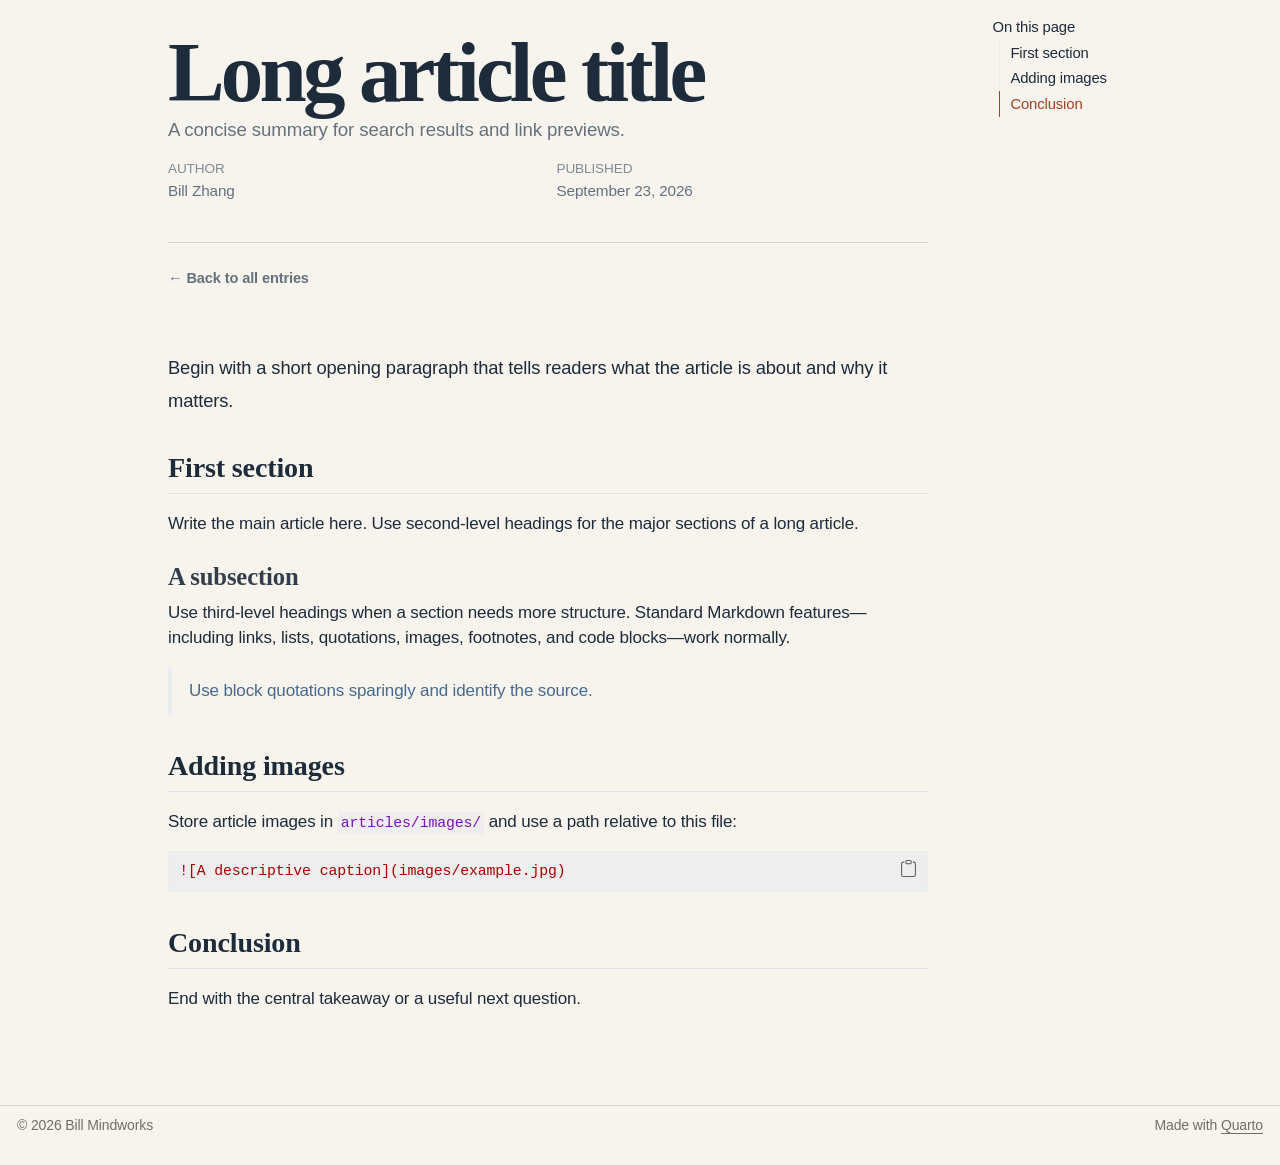
<file: articles/long-article.html>
<!DOCTYPE html>
<html xmlns="http://www.w3.org/1999/xhtml" lang="en" xml:lang="en"><head>

<meta charset="utf-8">
<meta name="generator" content="quarto-1.10.18">

<meta name="viewport" content="width=device-width, initial-scale=1.0, user-scalable=yes">

<meta name="author" content="Bill Zhang">
<meta name="dcterms.date" content="2026-09-23">
<meta name="description" content="A concise summary for search results and link previews.">

<title>Long article title – Bill Mindworks</title>
<style>
/* Default styles provided by pandoc.
** See https://pandoc.org/MANUAL.html#variables-for-html for config info.
*/
span.smallcaps{font-variant: small-caps;}
div.columns{display: flex; gap: 1.5em;}
div.column{flex: auto;}
@media screen {
div.columns{gap: min(4vw, 1.5em);}
div.column{overflow-x: auto;}
}
div.hanging-indent{margin-left: 1.5em; text-indent: -1.5em;}
ul.task-list{list-style: none;}
ul.task-list li input[type="checkbox"] {
  width: 0.8em;
  margin: 0 0.8em 0.2em -1em; /* quarto-specific, see https://github.com/quarto-dev/quarto-cli/issues/4556 */ 
  vertical-align: middle;
}
/* CSS for syntax highlighting */
html { -webkit-text-size-adjust: 100%; }
pre > code.sourceCode { white-space: pre; position: relative; }
pre > code.sourceCode > span { display: inline-block; line-height: 1.25; }
pre > code.sourceCode > span:empty { height: 1.2em; }
.sourceCode { overflow: visible; }
code.sourceCode > span { color: inherit; text-decoration: inherit; }
div.sourceCode { margin: 1em 0; }
pre.sourceCode { margin: 0; }
@media screen {
div.sourceCode { overflow: auto; }
}
@media print {
pre > code.sourceCode { white-space: pre-wrap; }
pre > code.sourceCode > span { text-indent: -5em; padding-left: 5em; }
}
pre.numberSource code
  { counter-reset: source-line 0; }
pre.numberSource code > span
  { position: relative; left: -4em; counter-increment: source-line; }
pre.numberSource code > span > a:first-child::before
  { content: counter(source-line);
    position: relative; left: -1em; text-align: right; vertical-align: baseline;
    border: none; display: inline-block;
    -webkit-touch-callout: none; -webkit-user-select: none;
    -khtml-user-select: none; -moz-user-select: none;
    -ms-user-select: none; user-select: none;
    padding: 0 4px; width: 4em;
  }
pre.numberSource { margin-left: 3em;  padding-left: 4px; }
div.sourceCode
  {   }
@media screen {
pre > code.sourceCode > span > a:first-child::before { text-decoration: underline; }
}
</style>


<script src="../site_libs/quarto-nav/quarto-nav.js"></script>
<script src="../site_libs/clipboard/clipboard.min.js"></script>
<script src="../site_libs/quarto-search/autocomplete.umd.js"></script>
<script src="../site_libs/quarto-search/fuse.min.js"></script>
<script src="../site_libs/quarto-search/quarto-search.js"></script>
<meta name="quarto:offset" content="../">
<link href="../assets/favicon.svg" rel="icon" type="image/svg+xml">
<script src="../site_libs/quarto-html/quarto.js" type="module"></script>
<script src="../site_libs/quarto-html/tabsets/tabsets.js" type="module"></script>
<script src="../site_libs/quarto-html/popper.min.js"></script>
<script src="../site_libs/quarto-html/tippy.umd.min.js"></script>
<script src="../site_libs/quarto-html/anchor.min.js"></script>
<link href="../site_libs/quarto-html/tippy.css" rel="stylesheet">
<link href="../site_libs/quarto-html/quarto-syntax-highlighting-64a204ab8560d761af7679ceaba22944.css" rel="stylesheet" id="quarto-text-highlighting-styles">
<script src="../site_libs/bootstrap/bootstrap.min.js"></script>
<link href="../site_libs/bootstrap/bootstrap-icons.css" rel="stylesheet">
<link href="../site_libs/bootstrap/bootstrap-663fffef254154b0ab441e55b4b206c4.min.css" rel="stylesheet" append-hash="true" id="quarto-bootstrap" data-mode="light">
<script id="quarto-search-options" type="application/json">{
  "location": "sidebar",
  "copy-button": false,
  "collapse-after": 3,
  "panel-placement": "start",
  "type": "textbox",
  "limit": 50,
  "keyboard-shortcut": [
    "f",
    "/",
    "s"
  ],
  "show-item-context": false,
  "language": {
    "search-no-results-text": "No results",
    "search-matching-documents-text": "matching documents",
    "search-copy-link-title": "Copy link to search",
    "search-hide-matches-text": "Hide additional matches",
    "search-more-match-text": "more match in this document",
    "search-more-matches-text": "more matches in this document",
    "search-clear-button-title": "Clear",
    "search-text-placeholder": "",
    "search-detached-cancel-button-title": "Cancel",
    "search-submit-button-title": "Submit",
    "search-label": "Search"
  }
}</script>
<style>html{ scroll-behavior: smooth; }</style>


<link rel="stylesheet" href="../assets/styles.css">
<meta property="og:title" content="Long article title – Bill Mindworks">
<meta property="og:description" content="A concise summary for search results and link previews.">
<meta property="og:site_name" content="Bill Mindworks">
<meta name="twitter:title" content="Long article title – Bill Mindworks">
<meta name="twitter:description" content="A concise summary for search results and link previews.">
<meta name="twitter:card" content="summary">
</head>

<body class="quarto-light">

<div id="quarto-search-results"></div>
<!-- content -->
<div id="quarto-content" class="quarto-container page-columns page-rows-contents page-layout-article">
<!-- sidebar -->
<!-- margin-sidebar -->
    <div id="quarto-margin-sidebar" class="sidebar margin-sidebar">
        <nav id="TOC" role="doc-toc" class="toc-active">
    <h2 id="toc-title">On this page</h2>
   
  <ul>
  <li><a href="#first-section" id="toc-first-section" class="nav-link active" data-scroll-target="#first-section">First section</a>
  <ul class="collapse">
  <li><a href="#a-subsection" id="toc-a-subsection" class="nav-link" data-scroll-target="#a-subsection">A subsection</a></li>
  </ul></li>
  <li><a href="#adding-images" id="toc-adding-images" class="nav-link" data-scroll-target="#adding-images">Adding images</a></li>
  <li><a href="#conclusion" id="toc-conclusion" class="nav-link" data-scroll-target="#conclusion">Conclusion</a></li>
  </ul>
</nav>
    </div>
<!-- main -->
<main class="content" id="quarto-document-content">

<header id="title-block-header" class="quarto-title-block default">
<div class="quarto-title">
<h1 class="title">Long article title</h1>
</div>

<div>
  <div class="description">
    A concise summary for search results and link previews.
  </div>
</div>


<div class="quarto-title-meta">

    <div>
    <div class="quarto-title-meta-heading">Author</div>
    <div class="quarto-title-meta-contents">
             <p>Bill Zhang </p>
          </div>
  </div>
    
    <div>
    <div class="quarto-title-meta-heading">Published</div>
    <div class="quarto-title-meta-contents">
      <p class="date">September 23, 2026</p>
    </div>
  </div>
  
    
  </div>
  


</header>


<p><a href="../index.html" class="back-link">← Back to all entries</a></p>
<p>Begin with a short opening paragraph that tells readers what the article is about and why it matters.</p>
<section id="first-section" class="level2">
<h2 class="anchored" data-anchor-id="first-section">First section</h2>
<p>Write the main article here. Use second-level headings for the major sections of a long article.</p>
<section id="a-subsection" class="level3">
<h3 class="anchored" data-anchor-id="a-subsection">A subsection</h3>
<p>Use third-level headings when a section needs more structure. Standard Markdown features—including links, lists, quotations, images, footnotes, and code blocks—work normally.</p>
<blockquote class="blockquote">
<p>Use block quotations sparingly and identify the source.</p>
</blockquote>
</section>
</section>
<section id="adding-images" class="level2">
<h2 class="anchored" data-anchor-id="adding-images">Adding images</h2>
<p>Store article images in <code>articles/images/</code> and use a path relative to this file:</p>
<div class="code-copy-outer-scaffold"><div class="sourceCode" id="cb1"><pre class="sourceCode markdown code-with-copy"><code class="sourceCode markdown"><span id="cb1-1"><a href="#cb1-1" aria-hidden="true" tabindex="-1"></a><span class="al">![A descriptive caption](images/example.jpg)</span></span></code></pre></div><button title="Copy to Clipboard" class="code-copy-button"><i class="bi"></i></button></div>
</section>
<section id="conclusion" class="level2">
<h2 class="anchored" data-anchor-id="conclusion">Conclusion</h2>
<p>End with the central takeaway or a useful next question.</p>


</section>

<a onclick="window.scrollTo(0, 0); return false;" role="button" id="quarto-back-to-top"><i class="bi bi-arrow-up"></i> Back to top</a></main> <!-- /main -->
<script id="quarto-html-after-body" type="application/javascript">
  window.document.addEventListener("DOMContentLoaded", function (event) {
    const icon = "";
    const anchorJS = new window.AnchorJS();
    anchorJS.options = {
      placement: 'right',
      icon: icon
    };
    anchorJS.add('.anchored');
    const isCodeAnnotation = (el) => {
      for (const clz of el.classList) {
        if (clz.startsWith('code-annotation-')) {                     
          return true;
        }
      }
      return false;
    }
    const onCopySuccess = function(e) {
      // button target
      const button = e.trigger;
      // don't keep focus
      button.blur();
      // flash "checked"
      button.classList.add('code-copy-button-checked');
      var currentTitle = button.getAttribute("title");
      button.setAttribute("title", "Copied!");
      let tooltip;
      if (window.bootstrap) {
        button.setAttribute("data-bs-toggle", "tooltip");
        button.setAttribute("data-bs-placement", "left");
        button.setAttribute("data-bs-title", "Copied!");
        tooltip = new bootstrap.Tooltip(button, 
          { trigger: "manual", 
            customClass: "code-copy-button-tooltip",
            offset: [0, -8]});
        tooltip.show();    
      }
      setTimeout(function() {
        if (tooltip) {
          tooltip.hide();
          button.removeAttribute("data-bs-title");
          button.removeAttribute("data-bs-toggle");
          button.removeAttribute("data-bs-placement");
        }
        button.setAttribute("title", currentTitle);
        button.classList.remove('code-copy-button-checked');
      }, 1000);
      // clear code selection
      e.clearSelection();
    }
    const getTextToCopy = function(trigger) {
      const outerScaffold = trigger.parentElement.cloneNode(true);
      const codeEl = outerScaffold.querySelector('code');
      for (const childEl of codeEl.children) {
        if (isCodeAnnotation(childEl)) {
          childEl.remove();
        }
      }
      return codeEl.innerText;
    }
    const clipboard = new window.ClipboardJS('.code-copy-button:not([data-in-quarto-modal])', {
      text: getTextToCopy
    });
    clipboard.on('success', onCopySuccess);
    if (window.document.getElementById('quarto-embedded-source-code-modal')) {
      const clipboardModal = new window.ClipboardJS('.code-copy-button[data-in-quarto-modal]', {
        text: getTextToCopy,
        container: window.document.getElementById('quarto-embedded-source-code-modal')
      });
      clipboardModal.on('success', onCopySuccess);
    }
      var localhostRegex = new RegExp(/^(?:http|https):\/\/localhost\:?[0-9]*\//);
      var mailtoRegex = new RegExp(/^mailto:/);
        var filterRegex = new RegExp("https:\/\/billmindworks\.github\.io\/");
      var isInternal = (href) => {
          return filterRegex.test(href) || localhostRegex.test(href) || mailtoRegex.test(href);
      }
      // Inspect non-navigation links and adorn them if external
     var links = window.document.querySelectorAll('a[href]:not(.nav-link):not(.navbar-brand):not(.toc-action):not(.sidebar-link):not(.sidebar-item-toggle):not(.pagination-link):not(.no-external):not([aria-hidden]):not(.dropdown-item):not(.quarto-navigation-tool):not(.about-link)');
      for (var i=0; i<links.length; i++) {
        const link = links[i];
        if (!isInternal(link.href)) {
          // undo the damage that might have been done by quarto-nav.js in the case of
          // links that we want to consider external
          if (link.dataset.originalHref !== undefined) {
            link.href = link.dataset.originalHref;
          }
            // target, if specified
            link.setAttribute("target", "_blank");
            if (link.getAttribute("rel") === null) {
              link.setAttribute("rel", "noopener");
            }
        }
      }
    function tippyHover(el, contentFn, onTriggerFn, onUntriggerFn) {
      const config = {
        allowHTML: true,
        maxWidth: 500,
        delay: 100,
        arrow: false,
        appendTo: function(el) {
            return el.parentElement;
        },
        interactive: true,
        interactiveBorder: 10,
        theme: 'quarto',
        placement: 'bottom-start',
      };
      if (contentFn) {
        config.content = contentFn;
      }
      if (onTriggerFn) {
        config.onTrigger = onTriggerFn;
      }
      if (onUntriggerFn) {
        config.onUntrigger = onUntriggerFn;
      }
      window.tippy(el, config); 
    }
    const noterefs = window.document.querySelectorAll('a[role="doc-noteref"]');
    for (var i=0; i<noterefs.length; i++) {
      const ref = noterefs[i];
      tippyHover(ref, function() {
        // use id or data attribute instead here
        let href = ref.getAttribute('data-footnote-href') || ref.getAttribute('href');
        try { href = new URL(href).hash; } catch {}
        const id = href.replace(/^#\/?/, "");
        const note = window.document.getElementById(id);
        if (note) {
          return note.innerHTML;
        } else {
          return "";
        }
      });
    }
    const xrefs = window.document.querySelectorAll('a.quarto-xref');
    const processXRef = (id, note) => {
      // Strip column container classes
      const stripColumnClz = (el) => {
        el.classList.remove("page-full", "page-columns");
        if (el.children) {
          for (const child of el.children) {
            stripColumnClz(child);
          }
        }
      }
      stripColumnClz(note)
      if (id === null || id.startsWith('sec-')) {
        // Special case sections, only their first couple elements
        const container = document.createElement("div");
        if (note.children && note.children.length > 2) {
          container.appendChild(note.children[0].cloneNode(true));
          for (let i = 1; i < note.children.length; i++) {
            const child = note.children[i];
            if (child.tagName === "P" && child.innerText === "") {
              continue;
            } else {
              container.appendChild(child.cloneNode(true));
              break;
            }
          }
          if (window.Quarto?.typesetMath) {
            window.Quarto.typesetMath(container);
          }
          return container.innerHTML
        } else {
          if (window.Quarto?.typesetMath) {
            window.Quarto.typesetMath(note);
          }
          return note.innerHTML;
        }
      } else {
        // Remove any anchor links if they are present
        const anchorLink = note.querySelector('a.anchorjs-link');
        if (anchorLink) {
          anchorLink.remove();
        }
        if (window.Quarto?.typesetMath) {
          window.Quarto.typesetMath(note);
        }
        if (note.classList.contains("callout")) {
          return note.outerHTML;
        } else {
          return note.innerHTML;
        }
      }
    }
    for (var i=0; i<xrefs.length; i++) {
      const xref = xrefs[i];
      tippyHover(xref, undefined, function(instance) {
        instance.disable();
        let url = xref.getAttribute('href');
        let hash = undefined; 
        if (url.startsWith('#')) {
          hash = url;
        } else {
          try { hash = new URL(url).hash; } catch {}
        }
        if (hash) {
          const id = hash.replace(/^#\/?/, "");
          const note = window.document.getElementById(id);
          if (note !== null) {
            try {
              const html = processXRef(id, note.cloneNode(true));
              instance.setContent(html);
            } finally {
              instance.enable();
              instance.show();
            }
          } else {
            // See if we can fetch this
            fetch(url.split('#')[0])
            .then(res => res.text())
            .then(html => {
              const parser = new DOMParser();
              const htmlDoc = parser.parseFromString(html, "text/html");
              const note = htmlDoc.getElementById(id);
              if (note !== null) {
                const html = processXRef(id, note);
                instance.setContent(html);
              } 
            }).finally(() => {
              instance.enable();
              instance.show();
            });
          }
        } else {
          // See if we can fetch a full url (with no hash to target)
          // This is a special case and we should probably do some content thinning / targeting
          fetch(url)
          .then(res => res.text())
          .then(html => {
            const parser = new DOMParser();
            const htmlDoc = parser.parseFromString(html, "text/html");
            const note = htmlDoc.querySelector('main.content');
            if (note !== null) {
              // This should only happen for chapter cross references
              // (since there is no id in the URL)
              // remove the first header
              if (note.children.length > 0 && note.children[0].tagName === "HEADER") {
                note.children[0].remove();
              }
              const html = processXRef(null, note);
              instance.setContent(html);
            } 
          }).finally(() => {
            instance.enable();
            instance.show();
          });
        }
      }, function(instance) {
      });
    }
        let selectedAnnoteEl;
        const selectorForAnnotation = ( cell, annotation) => {
          let cellAttr = 'data-code-cell="' + cell + '"';
          let lineAttr = 'data-code-annotation="' +  annotation + '"';
          const selector = 'span[' + cellAttr + '][' + lineAttr + ']';
          return selector;
        }
        const selectCodeLines = (annoteEl) => {
          const doc = window.document;
          const targetCell = annoteEl.getAttribute("data-target-cell");
          const targetAnnotation = annoteEl.getAttribute("data-target-annotation");
          const annoteSpan = window.document.querySelector(selectorForAnnotation(targetCell, targetAnnotation));
          const lines = annoteSpan.getAttribute("data-code-lines").split(",");
          const lineIds = lines.map((line) => {
            return targetCell + "-" + line;
          })
          let top = null;
          let height = null;
          let parent = null;
          if (lineIds.length > 0) {
              //compute the position of the single el (top and bottom and make a div)
              const el = window.document.getElementById(lineIds[0]);
              top = el.offsetTop;
              height = el.offsetHeight;
              parent = el.parentElement.parentElement;
            if (lineIds.length > 1) {
              const lastEl = window.document.getElementById(lineIds[lineIds.length - 1]);
              const bottom = lastEl.offsetTop + lastEl.offsetHeight;
              height = bottom - top;
            }
            if (top !== null && height !== null && parent !== null) {
              // cook up a div (if necessary) and position it 
              let div = window.document.getElementById("code-annotation-line-highlight");
              if (div === null) {
                div = window.document.createElement("div");
                div.setAttribute("id", "code-annotation-line-highlight");
                div.style.position = 'absolute';
                parent.appendChild(div);
              }
              div.style.top = top - 2 + "px";
              div.style.height = height + 4 + "px";
              div.style.left = 0;
              let gutterDiv = window.document.getElementById("code-annotation-line-highlight-gutter");
              if (gutterDiv === null) {
                gutterDiv = window.document.createElement("div");
                gutterDiv.setAttribute("id", "code-annotation-line-highlight-gutter");
                gutterDiv.style.position = 'absolute';
                const codeCell = window.document.getElementById(targetCell);
                const gutter = codeCell.querySelector('.code-annotation-gutter');
                gutter.appendChild(gutterDiv);
              }
              gutterDiv.style.top = top - 2 + "px";
              gutterDiv.style.height = height + 4 + "px";
            }
            selectedAnnoteEl = annoteEl;
          }
        };
        const unselectCodeLines = () => {
          const elementsIds = ["code-annotation-line-highlight", "code-annotation-line-highlight-gutter"];
          elementsIds.forEach((elId) => {
            const div = window.document.getElementById(elId);
            if (div) {
              div.remove();
            }
          });
          selectedAnnoteEl = undefined;
        };
          // Handle positioning of the toggle
      window.addEventListener(
        "resize",
        throttle(() => {
          elRect = undefined;
          if (selectedAnnoteEl) {
            selectCodeLines(selectedAnnoteEl);
          }
        }, 10)
      );
      function throttle(fn, ms) {
      let throttle = false;
      let timer;
        return (...args) => {
          if(!throttle) { // first call gets through
              fn.apply(this, args);
              throttle = true;
          } else { // all the others get throttled
              if(timer) clearTimeout(timer); // cancel #2
              timer = setTimeout(() => {
                fn.apply(this, args);
                timer = throttle = false;
              }, ms);
          }
        };
      }
        // Attach click handler to the DT
        const annoteDls = window.document.querySelectorAll('dt[data-target-cell]');
        for (const annoteDlNode of annoteDls) {
          annoteDlNode.addEventListener('click', (event) => {
            const clickedEl = event.target;
            if (clickedEl !== selectedAnnoteEl) {
              unselectCodeLines();
              const activeEl = window.document.querySelector('dt[data-target-cell].code-annotation-active');
              if (activeEl) {
                activeEl.classList.remove('code-annotation-active');
              }
              selectCodeLines(clickedEl);
              clickedEl.classList.add('code-annotation-active');
            } else {
              // Unselect the line
              unselectCodeLines();
              clickedEl.classList.remove('code-annotation-active');
            }
          });
        }
    const findCites = (el) => {
      const parentEl = el.parentElement;
      if (parentEl) {
        const cites = parentEl.dataset.cites;
        if (cites) {
          return {
            el,
            cites: cites.split(' ')
          };
        } else {
          return findCites(el.parentElement)
        }
      } else {
        return undefined;
      }
    };
    var bibliorefs = window.document.querySelectorAll('a[role="doc-biblioref"]');
    for (var i=0; i<bibliorefs.length; i++) {
      const ref = bibliorefs[i];
      const citeInfo = findCites(ref);
      if (citeInfo) {
        tippyHover(citeInfo.el, function() {
          var popup = window.document.createElement('div');
          citeInfo.cites.forEach(function(cite) {
            var citeDiv = window.document.createElement('div');
            citeDiv.classList.add('hanging-indent');
            citeDiv.classList.add('csl-entry');
            var biblioDiv = window.document.getElementById('ref-' + cite);
            if (biblioDiv) {
              citeDiv.innerHTML = biblioDiv.innerHTML;
            }
            popup.appendChild(citeDiv);
          });
          return popup.innerHTML;
        });
      }
    }
  });
  </script>
</div> <!-- /content -->
<footer class="footer">
  <div class="nav-footer">
    <div class="nav-footer-left">
<p>© 2026 Bill Mindworks</p>
</div>   
    <div class="nav-footer-center">
      &nbsp;
    </div>
    <div class="nav-footer-right">
<p>Made with <a href="https://quarto.org/">Quarto</a></p>
</div>
  </div>
</footer>




<script src="../site_libs/quarto-html/zenscroll-min.js"></script>
</body></html>
</file>
<file: site_libs/quarto-html/tippy.css>
.tippy-box[data-animation=fade][data-state=hidden]{opacity:0}[data-tippy-root]{max-width:calc(100vw - 10px)}.tippy-box{position:relative;background-color:#333;color:#fff;border-radius:4px;font-size:14px;line-height:1.4;white-space:normal;outline:0;transition-property:transform,visibility,opacity}.tippy-box[data-placement^=top]>.tippy-arrow{bottom:0}.tippy-box[data-placement^=top]>.tippy-arrow:before{bottom:-7px;left:0;border-width:8px 8px 0;border-top-color:initial;transform-origin:center top}.tippy-box[data-placement^=bottom]>.tippy-arrow{top:0}.tippy-box[data-placement^=bottom]>.tippy-arrow:before{top:-7px;left:0;border-width:0 8px 8px;border-bottom-color:initial;transform-origin:center bottom}.tippy-box[data-placement^=left]>.tippy-arrow{right:0}.tippy-box[data-placement^=left]>.tippy-arrow:before{border-width:8px 0 8px 8px;border-left-color:initial;right:-7px;transform-origin:center left}.tippy-box[data-placement^=right]>.tippy-arrow{left:0}.tippy-box[data-placement^=right]>.tippy-arrow:before{left:-7px;border-width:8px 8px 8px 0;border-right-color:initial;transform-origin:center right}.tippy-box[data-inertia][data-state=visible]{transition-timing-function:cubic-bezier(.54,1.5,.38,1.11)}.tippy-arrow{width:16px;height:16px;color:#333}.tippy-arrow:before{content:"";position:absolute;border-color:transparent;border-style:solid}.tippy-content{position:relative;padding:5px 9px;z-index:1}
</file>
<file: site_libs/quarto-html/quarto-syntax-highlighting-64a204ab8560d761af7679ceaba22944.css>
/* quarto syntax highlight colors */
:root {
  --quarto-hl-ot-color: #003B4F;
  --quarto-hl-at-color: #657422;
  --quarto-hl-ss-color: #20794D;
  --quarto-hl-an-color: #5E5E5E;
  --quarto-hl-fu-color: #4758AB;
  --quarto-hl-st-color: #20794D;
  --quarto-hl-cf-color: #003B4F;
  --quarto-hl-op-color: #5E5E5E;
  --quarto-hl-er-color: #AD0000;
  --quarto-hl-bn-color: #AD0000;
  --quarto-hl-al-color: #AD0000;
  --quarto-hl-va-color: #111111;
  --quarto-hl-bu-color: inherit;
  --quarto-hl-ex-color: inherit;
  --quarto-hl-pp-color: #AD0000;
  --quarto-hl-in-color: #5E5E5E;
  --quarto-hl-vs-color: #20794D;
  --quarto-hl-wa-color: #5E5E5E;
  --quarto-hl-do-color: #5E5E5E;
  --quarto-hl-im-color: #00769E;
  --quarto-hl-ch-color: #20794D;
  --quarto-hl-dt-color: #AD0000;
  --quarto-hl-fl-color: #AD0000;
  --quarto-hl-co-color: #5E5E5E;
  --quarto-hl-cv-color: #5E5E5E;
  --quarto-hl-cn-color: #8f5902;
  --quarto-hl-sc-color: #5E5E5E;
  --quarto-hl-dv-color: #AD0000;
  --quarto-hl-kw-color: #003B4F;
}

/* other quarto variables */
:root {
  --quarto-font-monospace: SFMono-Regular, Menlo, Monaco, Consolas, "Liberation Mono", "Courier New", monospace;
}

/* syntax highlight based on Pandoc's rules */
pre > code.sourceCode > span {
  color: #003B4F;
}

code.sourceCode > span {
  color: #003B4F;
}

div.sourceCode,
div.sourceCode pre.sourceCode {
  color: #003B4F;
}

/* Normal */
code span {
  color: #003B4F;
}

/* Alert */
code span.al {
  color: #AD0000;
  font-style: inherit;
}

/* Annotation */
code span.an {
  color: #5E5E5E;
  font-style: inherit;
}

/* Attribute */
code span.at {
  color: #657422;
  font-style: inherit;
}

/* BaseN */
code span.bn {
  color: #AD0000;
  font-style: inherit;
}

/* BuiltIn */
code span.bu {
  font-style: inherit;
}

/* ControlFlow */
code span.cf {
  color: #003B4F;
  font-weight: bold;
  font-style: inherit;
}

/* Char */
code span.ch {
  color: #20794D;
  font-style: inherit;
}

/* Constant */
code span.cn {
  color: #8f5902;
  font-style: inherit;
}

/* Comment */
code span.co {
  color: #5E5E5E;
  font-style: inherit;
}

/* CommentVar */
code span.cv {
  color: #5E5E5E;
  font-style: italic;
}

/* Documentation */
code span.do {
  color: #5E5E5E;
  font-style: italic;
}

/* DataType */
code span.dt {
  color: #AD0000;
  font-style: inherit;
}

/* DecVal */
code span.dv {
  color: #AD0000;
  font-style: inherit;
}

/* Error */
code span.er {
  color: #AD0000;
  font-style: inherit;
}

/* Extension */
code span.ex {
  font-style: inherit;
}

/* Float */
code span.fl {
  color: #AD0000;
  font-style: inherit;
}

/* Function */
code span.fu {
  color: #4758AB;
  font-style: inherit;
}

/* Import */
code span.im {
  color: #00769E;
  font-style: inherit;
}

/* Information */
code span.in {
  color: #5E5E5E;
  font-style: inherit;
}

/* Keyword */
code span.kw {
  color: #003B4F;
  font-weight: bold;
  font-style: inherit;
}

/* Operator */
code span.op {
  color: #5E5E5E;
  font-style: inherit;
}

/* Other */
code span.ot {
  color: #003B4F;
  font-style: inherit;
}

/* Preprocessor */
code span.pp {
  color: #AD0000;
  font-style: inherit;
}

/* SpecialChar */
code span.sc {
  color: #5E5E5E;
  font-style: inherit;
}

/* SpecialString */
code span.ss {
  color: #20794D;
  font-style: inherit;
}

/* String */
code span.st {
  color: #20794D;
  font-style: inherit;
}

/* Variable */
code span.va {
  color: #111111;
  font-style: inherit;
}

/* VerbatimString */
code span.vs {
  color: #20794D;
  font-style: inherit;
}

/* Warning */
code span.wa {
  color: #5E5E5E;
  font-style: italic;
}

.prevent-inlining {
  content: "</";
}

/*# sourceMappingURL=9d8d5bb603a83b8298b89080a598c93b.css.map */
</file>
<file: assets/styles.css>
:root {
  --ink: #1d2b3b;
  --muted: #66717e;
  --paper: #f7f4ed;
  --accent: #c95732;
  --line: rgba(29, 43, 59, 0.16);
}

body { letter-spacing: -0.008em; }
#quarto-content { min-height: 80vh; }
.page-layout-full .page-columns { display: block; }
.page-layout-full main.content { max-width: 880px; margin-inline: auto; padding-inline: 1.5rem; }

.masthead { padding: 7rem 0 6rem; border-bottom: 1px solid var(--line); }
.site-name, .entry-type { color: var(--accent); font-size: .72rem; font-weight: 750; letter-spacing: .14em; text-transform: uppercase; }
.masthead h1 { max-width: 760px; margin: 1rem 0 1.35rem; font-size: clamp(3.7rem, 9vw, 7rem); line-height: .94; letter-spacing: -.055em; }
.masthead > p:last-child { max-width: 590px; color: var(--muted); font-size: 1.15rem; line-height: 1.65; }

.feed { margin-bottom: 6rem; }
.entry { display: grid; grid-template-columns: 110px minmax(0, 1fr); gap: 2.5rem; padding: 4.5rem 0; border-bottom: 1px solid var(--line); }
.entry-date time { color: var(--muted); font-size: .76rem; font-weight: 650; letter-spacing: .08em; line-height: 1.55; text-transform: uppercase; }
.entry-body { min-width: 0; }
.entry-type { margin: 0 0 .6rem; }
.entry-body h2 { margin: 0 0 1.4rem; font-size: clamp(2rem, 5vw, 3.3rem); letter-spacing: -.035em; }
.entry-body p:not(.entry-type), .entry-body li { font-size: 1.04rem; line-height: 1.75; }
.entry-body img { display: block; width: 100%; margin-top: 1.5rem; }
.button { display: inline-block; margin: .8rem .8rem 0 0; padding: .65rem 1rem; border-radius: 999px; background: var(--ink); color: var(--paper); font-weight: 700; text-decoration: none; }
.button:hover { background: var(--accent); color: white; }
.text-link, .article-link { font-weight: 700; text-decoration: none; }
.article-link { display: inline-block; margin-top: .65rem; }

/* Long article pages */
.page-layout-article main.content { max-width: 760px; }
.quarto-title-block { margin: 5rem 0 3rem; padding-bottom: 2.2rem; border-bottom: 1px solid var(--line); }
.quarto-title-block .title { font-size: clamp(2.8rem, 7vw, 5rem); line-height: 1; letter-spacing: -.045em; }
.quarto-title-block .description { max-width: 650px; color: var(--muted); font-size: 1.1rem; line-height: 1.65; }
.quarto-title-meta { color: var(--muted); }
.page-layout-article main.content > p,
.page-layout-article main.content > ul,
.page-layout-article main.content > ol,
.page-layout-article main.content > blockquote { font-size: 1.08rem; line-height: 1.8; }
.page-layout-article main.content > h2 { margin-top: 3.2rem; }
.page-layout-article main.content > h3 { margin-top: 2.2rem; }
.back-link { display: inline-block; margin: 0 0 2.5rem; color: var(--muted); font-size: .86rem; font-weight: 700; text-decoration: none; }
.back-link:hover { color: var(--accent); }

.colophon { display: grid; grid-template-columns: 110px minmax(0, 1fr); gap: 2.5rem; padding: 0 0 7rem; }
.colophon h2 { margin: 0; font-size: 1rem; }
.colophon p { margin-top: 0; color: var(--muted); line-height: 1.7; }
.colophon a { font-weight: 650; text-decoration: none; }

.nav-footer { border-top: 1px solid var(--line); background: var(--paper) !important; }

@media (max-width: 620px) {
  .masthead { padding: 5rem 0 4rem; }
  .masthead h1 { font-size: 3.6rem; }
  .entry { grid-template-columns: 1fr; gap: .8rem; padding: 3.4rem 0; }
  .entry-date time br { display: none; }
  .colophon { grid-template-columns: 1fr; gap: .8rem; }
  .quarto-title-block { margin-top: 3.5rem; }
}
</file>
